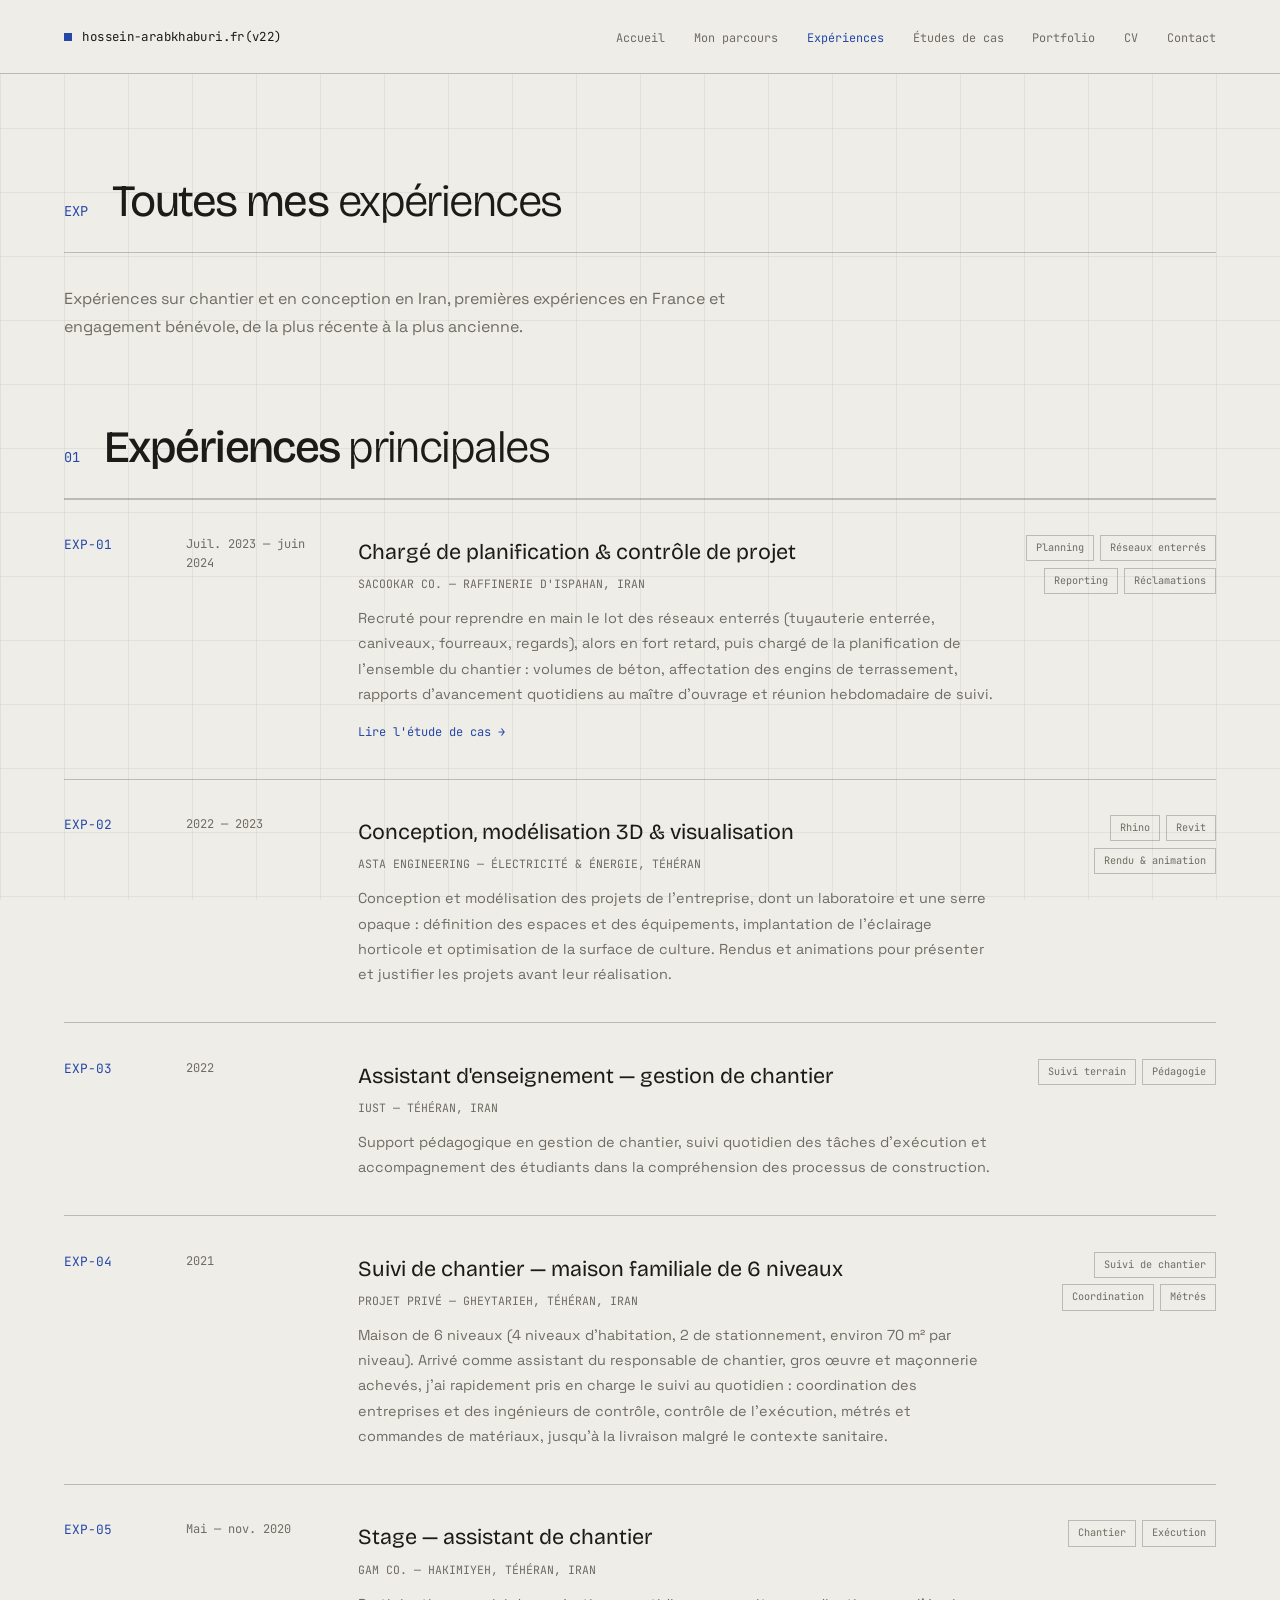
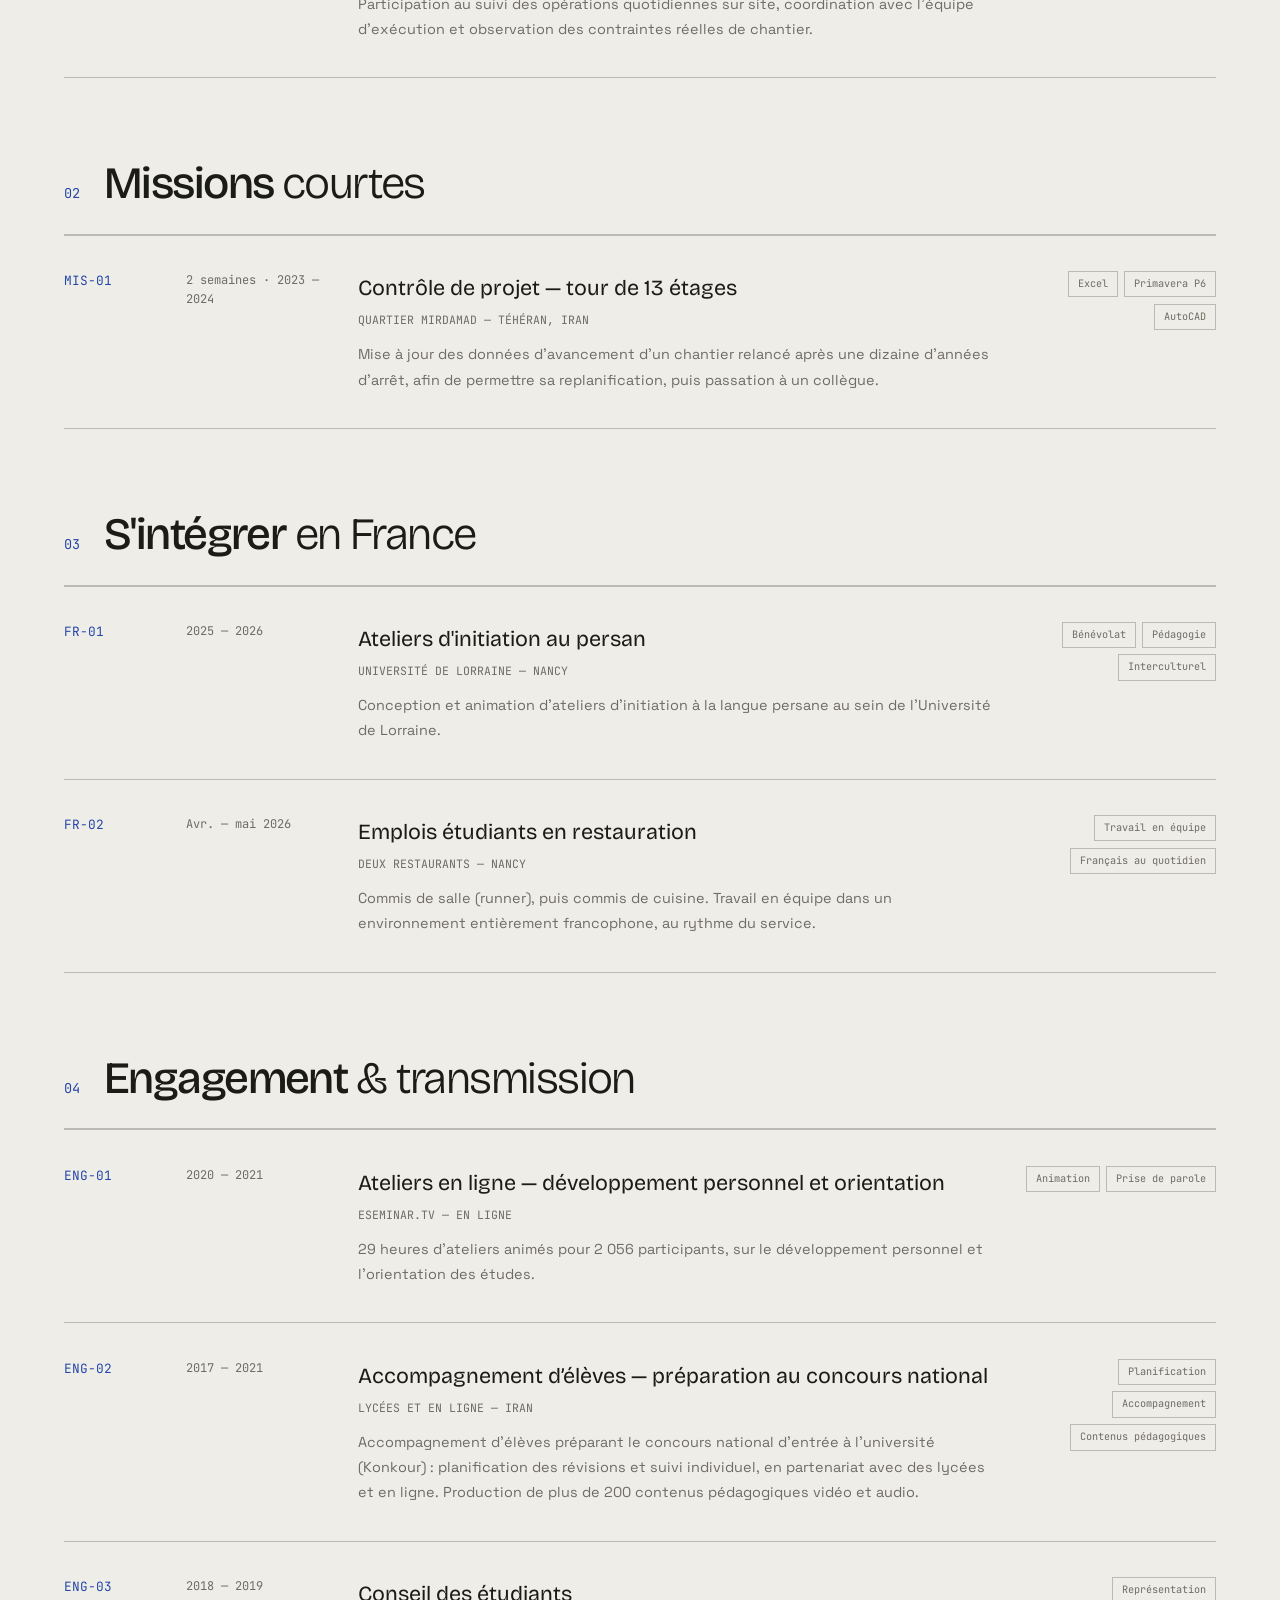
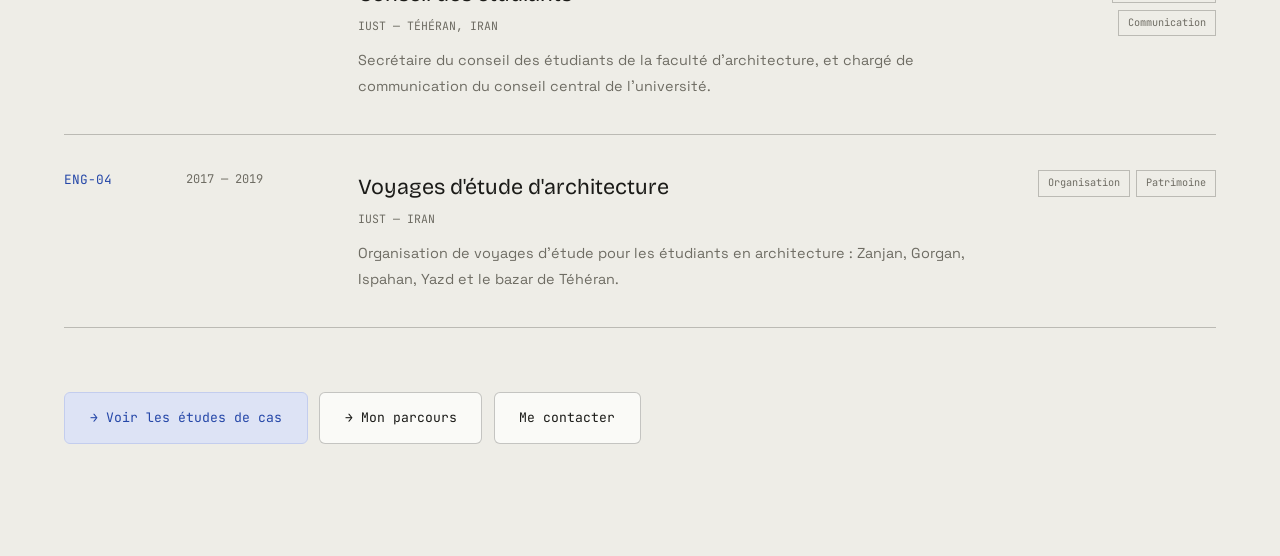
<file: experiences.html>
<!DOCTYPE html>
<html lang="fr">
<head>
<meta charset="UTF-8" />
<meta name="viewport" content="width=device-width, initial-scale=1.0" />
<title>Expériences — Hossein Arabkhaburi</title>
<meta name="description" content="Expériences professionnelles, emplois en France et engagement bénévole de Hossein Arabkhaburi, architecte de formation (BIM, conception numérique, gestion de projet)." />
<link rel="canonical" href="https://hossein-arabkhaburi.fr/experiences.html" />
<meta property="og:type" content="website" />
<meta property="og:site_name" content="Hossein Arabkhaburi" />
<meta property="og:locale" content="fr_FR" />
<meta property="og:title" content="Expériences — Hossein Arabkhaburi" />
<meta property="og:description" content="Expériences professionnelles, emplois en France et engagement bénévole de Hossein Arabkhaburi, architecte de formation (BIM, conception numérique, gestion de projet)." />
<meta property="og:url" content="https://hossein-arabkhaburi.fr/experiences.html" />
<meta property="og:image" content="https://hossein-arabkhaburi.fr/images/og-image.jpg" />
<meta property="og:image:width" content="1200" />
<meta property="og:image:height" content="630" />
<meta property="og:image:alt" content="Hossein Arabkhaburi — Architecte de formation, BIM &amp; conception numérique" />
<meta name="twitter:card" content="summary_large_image" />

<link rel="icon" href="favicon.ico" sizes="any">
<link rel="icon" type="image/png" href="favicon.png">
<link rel="apple-touch-icon" href="apple-touch-icon.png">

<link href="https://fonts.googleapis.com/css2?family=Bricolage+Grotesque:opsz,wght@12..96,200..800&family=Space+Grotesk:wght@300..700&family=JetBrains+Mono:wght@400;500;600&display=swap" rel="stylesheet">

<style>
:root{
  --paper:#EEEDE7;
  --ink:#1B1B18;
  --blue:#2547A8;
  --blue-soft:#DDE3F5;
  --mid:#6E6C63;
  --white:#FAFAF7;
  --line:rgba(27,27,24,.12);
  --line2:rgba(27,27,24,.24);
  --serif:'Bricolage Grotesque',system-ui,sans-serif;
  --sans:'Space Grotesk',system-ui,sans-serif;
  --mono:'JetBrains Mono',monospace;
}

*{box-sizing:border-box;margin:0;padding:0}

html{scroll-behavior:smooth}

body{
  font-family:var(--sans);
  background:var(--paper);
  color:var(--ink);
  line-height:1.6;
  -webkit-font-smoothing:antialiased;
}

body::before{
  content:"";
  position:fixed;
  inset:0;
  z-index:0;
  pointer-events:none;
  background-image:
    linear-gradient(var(--line) 1px, transparent 1px),
    linear-gradient(90deg, var(--line) 1px, transparent 1px);
  background-size:64px 64px;
  opacity:.45;
}

a{color:inherit}

nav{
  position:fixed;
  top:0;
  left:0;
  right:0;
  z-index:50;
  height:74px;
  padding:0 4rem;
  display:flex;
  align-items:center;
  justify-content:space-between;
  background:rgba(238,237,231,.88);
  backdrop-filter:blur(12px);
  border-bottom:1px solid var(--line2);
}

.logo{
  font-family:var(--mono);
  font-size:.78rem;
  text-decoration:none;
  display:flex;
  gap:.65rem;
  align-items:center;
  letter-spacing:.03em;
}

.logo::before{
  content:"";
  width:8px;
  height:8px;
  background:var(--blue);
}

.back-link{
  font-family:var(--mono);
  font-size:.74rem;
  color:var(--mid);
  text-decoration:none;
}

.back-link:hover{color:var(--blue)}

section{
  position:relative;
  z-index:2;
  padding:11rem 4rem 7rem;
}

.wrap{
  max-width:1240px;
  margin:auto;
}

.section-head{
  display:flex;
  gap:1.5rem;
  align-items:baseline;
  padding-bottom:1.5rem;
  margin-bottom:4rem;
  border-bottom:1px solid var(--line2);
}

.idx{
  font-family:var(--mono);
  color:var(--blue);
  font-size:.85rem;
}

h2{
  font-family:var(--serif);
  font-weight:400;
  font-size:clamp(2rem,3.5vw,3.2rem);
  line-height:1.15;
}

.parcours-layout{
  display:grid;
  grid-template-columns:280px 1fr;
  gap:4rem;
  align-items:start;
}

.photo-slot{
  width:100%;
  aspect-ratio:3/4;
  background:var(--white);
  border:1px solid var(--line2);
  display:flex;
  align-items:center;
  justify-content:center;
  font-family:var(--mono);
  font-size:.7rem;
  color:var(--mid);
  text-align:center;
  padding:1.5rem;
  line-height:1.6;
}

.portrait{
  display:block;
  width:100%;
  aspect-ratio:3/4;
  object-fit:cover;
  object-position:center 20%;
  border:1px solid var(--line2);
  background:var(--white);
}

.lead{
  font-family:var(--serif);
  font-size:1.5rem;
  line-height:1.45;
  max-width:78ch;
  margin-bottom:1.8rem;
}

.copy{
  max-width:84ch;
}

.copy p{
  color:var(--mid);
  margin-bottom:1.3rem;
  line-height:1.85;
}

.copy strong{color:var(--ink)}

.metrics{
  display:grid;
  grid-template-columns:repeat(4,1fr);
  border-top:1px solid var(--line2);
  margin-top:3rem;
}

.metric{
  padding:1.4rem 1rem 0;
  border-right:1px solid var(--line);
}

.metric:last-child{border-right:none}

.metric b{
  display:block;
  font-family:var(--serif);
  font-size:2rem;
  color:var(--blue);
  line-height:1;
  margin-bottom:.5rem;
}

.metric span{
  font-family:var(--mono);
  color:var(--mid);
  font-size:.66rem;
  line-height:1.4;
}

.btn{
  font-family:var(--mono);
  font-size:.82rem;
  text-decoration:none;
  padding:.9rem 1.55rem;
  border:1px solid var(--line2);
  border-radius:6px;
  display:inline-flex;
  align-items:center;
  gap:.5rem;
  transition:.2s;
  margin-top:3rem;
}

.btn:hover{border-color:var(--ink);color:var(--blue)}

.btn-row{display:flex;flex-wrap:wrap;gap:.7rem;margin-top:3rem}
.btn-row .btn{margin-top:0;background:var(--white);color:var(--ink)}
.btn.soft{background:#DDE3F5;color:var(--blue);border-color:#C3CDEE}
.btn.soft:hover{background:var(--blue);border-color:var(--blue);color:var(--white)}

@media(max-width:800px){
  section{padding:9rem 1.5rem 4rem}
  nav{padding:0 1.5rem}
  .parcours-layout{grid-template-columns:1fr;gap:2rem}
  .photo-slot{max-width:220px;margin:0 auto}
  .portrait{max-width:240px;margin:0 auto}
  .metrics{grid-template-columns:repeat(2,1fr)}
  .metric{padding-bottom:1.2rem}
  .metric:nth-child(2){border-right:none}
  .metric:nth-child(-n+2){border-bottom:1px solid var(--line)}
}

/* Headings: Bricolage Grotesque (no italic) - emphasis by weight instead */
h1,h2{font-weight:500;letter-spacing:-.035em}
h1 em,h2 em,h3 em,.cert-num,.proc-n{font-style:normal}
h1 em,h2 em,h3 em{font-weight:300}
/* EXPERIENCE */
.timeline{
  border-top:1px solid var(--line2);
}

.exp{
  display:grid;
  grid-template-columns:90px 140px 1fr 190px;
  gap:2rem;
  padding:2.2rem 0;
  border-bottom:1px solid var(--line2);
}

.exp-code{
  font-family:var(--mono);
  color:var(--blue);
  font-size:.8rem;
}

.exp-date{
  font-family:var(--mono);
  color:var(--mid);
  font-size:.75rem;
}

.exp h3{
  font-family:var(--serif);
  font-weight:400;
  font-size:1.35rem;
  margin-bottom:.35rem;
}

.company{
  font-family:var(--mono);
  color:var(--mid);
  font-size:.72rem;
  margin-bottom:.8rem;
}

.exp p{
  color:var(--mid);
  font-size:.9rem;
  line-height:1.75;
}

.tags{
  display:flex;
  gap:.4rem;
  flex-wrap:wrap;
  justify-content:flex-end;
  align-content:flex-start;
}

.tag{
  font-family:var(--mono);
  font-size:.64rem;
  color:var(--mid);
  border:1px solid var(--line2);
  padding:.25rem .55rem;
}

.page-intro{max-width:70ch;color:var(--mid);margin:-2rem 0 3rem;line-height:1.8}
h1.page-title{font-family:var(--serif);font-weight:400;font-size:clamp(2rem,3.5vw,3.2rem);line-height:1.15}
.exp-more{display:inline-block;margin-top:1rem;font-family:var(--mono);font-size:.75rem;color:var(--blue);text-decoration:none}
.exp-more:hover{text-decoration:underline}
.group{margin-top:5rem}
.group:first-of-type{margin-top:0}
.group .section-head{margin-bottom:0}
@media(max-width:1024px){.exp{grid-template-columns:1fr;gap:.5rem}.tags{justify-content:flex-start}}
</style>
<link rel="stylesheet" href="css/menu.css" />
</head>
<body>

<nav>
  <a class="logo" href="index.html">hossein-arabkhaburi.fr(v22)</a>
  <button class="menu-toggle" type="button" aria-expanded="false" aria-controls="site-menu" aria-label="Ouvrir le menu"><span></span><span></span><span></span></button>
  <ul class="site-menu" id="site-menu">
    <li><a href="index.html">Accueil</a></li>
    <li><a href="parcours.html">Mon parcours</a></li>
    <li><a href="experiences.html" aria-current="page">Expériences</a></li>
    <li><a href="index.html#projets">Études de cas</a></li>
    <li><a href="portfolio.html">Portfolio</a></li>
    <li><a href="Hossein-Arabkhaburi-CV.pdf" target="_blank" rel="noopener">CV</a></li>
    <li><a href="index.html#contact">Contact</a></li>
  </ul>
</nav>

<section class="white">
  <div class="wrap">
    <div class="section-head">
      <span class="idx">EXP</span>
      <h1 class="page-title">Toutes mes <em>expériences</em></h1>
    </div>
    <p class="page-intro">Expériences sur chantier et en conception en Iran, premières expériences en France et engagement bénévole, de la plus récente à la plus ancienne.</p>
  <div class="group">
    <div class="section-head">
      <span class="idx">01</span>
      <h2>Expériences <em>principales</em></h2>
    </div>
    <div class="timeline">
      <article class="exp">
        <div class="exp-code">EXP-01</div>
        <div class="exp-date">Juil. 2023 — juin 2024</div>
        <div>
          <h3>Chargé de planification &amp; contrôle de projet</h3>
          <div class="company">SACOOKAR CO. — RAFFINERIE D'ISPAHAN, IRAN</div>
          <p>Recruté pour reprendre en main le lot des réseaux enterrés (tuyauterie enterrée, caniveaux, fourreaux, regards), alors en fort retard, puis chargé de la planification de l'ensemble du chantier : volumes de béton, affectation des engins de terrassement, rapports d'avancement quotidiens au maître d'ouvrage et réunion hebdomadaire de suivi.</p>
          <a class="exp-more" href="raffinerie-ispahan.html">Lire l'étude de cas →</a>
        </div>
        <div class="tags"><span class="tag">Planning</span><span class="tag">Réseaux enterrés</span><span class="tag">Reporting</span><span class="tag">Réclamations</span></div>
      </article>
      <article class="exp">
        <div class="exp-code">EXP-02</div>
        <div class="exp-date">2022 — 2023</div>
        <div>
          <h3>Conception, modélisation 3D &amp; visualisation</h3>
          <div class="company">ASTA ENGINEERING — ÉLECTRICITÉ &amp; ÉNERGIE, TÉHÉRAN</div>
          <p>Conception et modélisation des projets de l'entreprise, dont un laboratoire et une serre opaque : définition des espaces et des équipements, implantation de l'éclairage horticole et optimisation de la surface de culture. Rendus et animations pour présenter et justifier les projets avant leur réalisation.</p>
        </div>
        <div class="tags"><span class="tag">Rhino</span><span class="tag">Revit</span><span class="tag">Rendu &amp; animation</span></div>
      </article>
      <article class="exp">
        <div class="exp-code">EXP-03</div>
        <div class="exp-date">2022</div>
        <div>
          <h3>Assistant d'enseignement — gestion de chantier</h3>
          <div class="company">IUST — TÉHÉRAN, IRAN</div>
          <p>Support pédagogique en gestion de chantier, suivi quotidien des tâches d'exécution et accompagnement des étudiants dans la compréhension des processus de construction.</p>
        </div>
        <div class="tags"><span class="tag">Suivi terrain</span><span class="tag">Pédagogie</span></div>
      </article>
      <article class="exp">
        <div class="exp-code">EXP-04</div>
        <div class="exp-date">2021</div>
        <div>
          <h3>Suivi de chantier — maison familiale de 6 niveaux</h3>
          <div class="company">PROJET PRIVÉ — GHEYTARIEH, TÉHÉRAN, IRAN</div>
          <p>Maison de 6 niveaux (4 niveaux d'habitation, 2 de stationnement, environ 70 m² par niveau). Arrivé comme assistant du responsable de chantier, gros œuvre et maçonnerie achevés, j'ai rapidement pris en charge le suivi au quotidien : coordination des entreprises et des ingénieurs de contrôle, contrôle de l'exécution, métrés et commandes de matériaux, jusqu'à la livraison malgré le contexte sanitaire.</p>
        </div>
        <div class="tags"><span class="tag">Suivi de chantier</span><span class="tag">Coordination</span><span class="tag">Métrés</span></div>
      </article>
      <article class="exp">
        <div class="exp-code">EXP-05</div>
        <div class="exp-date">Mai — nov. 2020</div>
        <div>
          <h3>Stage — assistant de chantier</h3>
          <div class="company">GAM CO. — HAKIMIYEH, TÉHÉRAN, IRAN</div>
          <p>Participation au suivi des opérations quotidiennes sur site, coordination avec l'équipe d'exécution et observation des contraintes réelles de chantier.</p>
        </div>
        <div class="tags"><span class="tag">Chantier</span><span class="tag">Exécution</span></div>
      </article>
    </div>
  </div>
  <div class="group">
    <div class="section-head">
      <span class="idx">02</span>
      <h2>Missions <em>courtes</em></h2>
    </div>
    <div class="timeline">
      <article class="exp">
        <div class="exp-code">MIS-01</div>
        <div class="exp-date">2 semaines · 2023 — 2024</div>
        <div>
          <h3>Contrôle de projet — tour de 13 étages</h3>
          <div class="company">QUARTIER MIRDAMAD — TÉHÉRAN, IRAN</div>
          <p>Mise à jour des données d'avancement d'un chantier relancé après une dizaine d'années d'arrêt, afin de permettre sa replanification, puis passation à un collègue.</p>
        </div>
        <div class="tags"><span class="tag">Excel</span><span class="tag">Primavera P6</span><span class="tag">AutoCAD</span></div>
      </article>
    </div>
  </div>
  <div class="group">
    <div class="section-head">
      <span class="idx">03</span>
      <h2>S'intégrer <em>en France</em></h2>
    </div>
    <div class="timeline">
      <article class="exp">
        <div class="exp-code">FR-01</div>
        <div class="exp-date">2025 — 2026</div>
        <div>
          <h3>Ateliers d'initiation au persan</h3>
          <div class="company">UNIVERSITÉ DE LORRAINE — NANCY</div>
          <p>Conception et animation d'ateliers d'initiation à la langue persane au sein de l'Université de Lorraine.</p>
        </div>
        <div class="tags"><span class="tag">Bénévolat</span><span class="tag">Pédagogie</span><span class="tag">Interculturel</span></div>
      </article>
      <article class="exp">
        <div class="exp-code">FR-02</div>
        <div class="exp-date">Avr. — mai 2026</div>
        <div>
          <h3>Emplois étudiants en restauration</h3>
          <div class="company">DEUX RESTAURANTS — NANCY</div>
          <p>Commis de salle (runner), puis commis de cuisine. Travail en équipe dans un environnement entièrement francophone, au rythme du service.</p>
        </div>
        <div class="tags"><span class="tag">Travail en équipe</span><span class="tag">Français au quotidien</span></div>
      </article>
    </div>
  </div>
  <div class="group">
    <div class="section-head">
      <span class="idx">04</span>
      <h2>Engagement <em>&amp; transmission</em></h2>
    </div>
    <div class="timeline">
      <article class="exp">
        <div class="exp-code">ENG-01</div>
        <div class="exp-date">2020 — 2021</div>
        <div>
          <h3>Ateliers en ligne — développement personnel et orientation</h3>
          <div class="company">ESEMINAR.TV — EN LIGNE</div>
          <p>29 heures d'ateliers animés pour 2 056 participants, sur le développement personnel et l'orientation des études.</p>
        </div>
        <div class="tags"><span class="tag">Animation</span><span class="tag">Prise de parole</span></div>
      </article>
      <article class="exp">
        <div class="exp-code">ENG-02</div>
        <div class="exp-date">2017 — 2021</div>
        <div>
          <h3>Accompagnement d’élèves — préparation au concours national</h3>
          <div class="company">LYCÉES ET EN LIGNE — IRAN</div>
          <p>Accompagnement d'élèves préparant le concours national d'entrée à l'université (Konkour) : planification des révisions et suivi individuel, en partenariat avec des lycées et en ligne. Production de plus de 200 contenus pédagogiques vidéo et audio.</p>
        </div>
        <div class="tags"><span class="tag">Planification</span><span class="tag">Accompagnement</span><span class="tag">Contenus pédagogiques</span></div>
      </article>
      <article class="exp">
        <div class="exp-code">ENG-03</div>
        <div class="exp-date">2018 — 2019</div>
        <div>
          <h3>Conseil des étudiants</h3>
          <div class="company">IUST — TÉHÉRAN, IRAN</div>
          <p>Secrétaire du conseil des étudiants de la faculté d'architecture, et chargé de communication du conseil central de l'université.</p>
        </div>
        <div class="tags"><span class="tag">Représentation</span><span class="tag">Communication</span></div>
      </article>
      <article class="exp">
        <div class="exp-code">ENG-04</div>
        <div class="exp-date">2017 — 2019</div>
        <div>
          <h3>Voyages d'étude d'architecture</h3>
          <div class="company">IUST — IRAN</div>
          <p>Organisation de voyages d'étude pour les étudiants en architecture : Zanjan, Gorgan, Ispahan, Yazd et le bazar de Téhéran.</p>
        </div>
        <div class="tags"><span class="tag">Organisation</span><span class="tag">Patrimoine</span></div>
      </article>
    </div>
  </div>

    <div class="btn-row" style="margin-top:4rem">
      <a class="btn soft" href="index.html#projets">→ Voir les études de cas</a>
      <a class="btn" href="parcours.html">→ Mon parcours</a>
      <a class="btn" href="index.html#contact">Me contacter</a>
    </div>
  </div>
</section>

<script src="js/menu.js" defer></script>
</body>
</html>
</file>
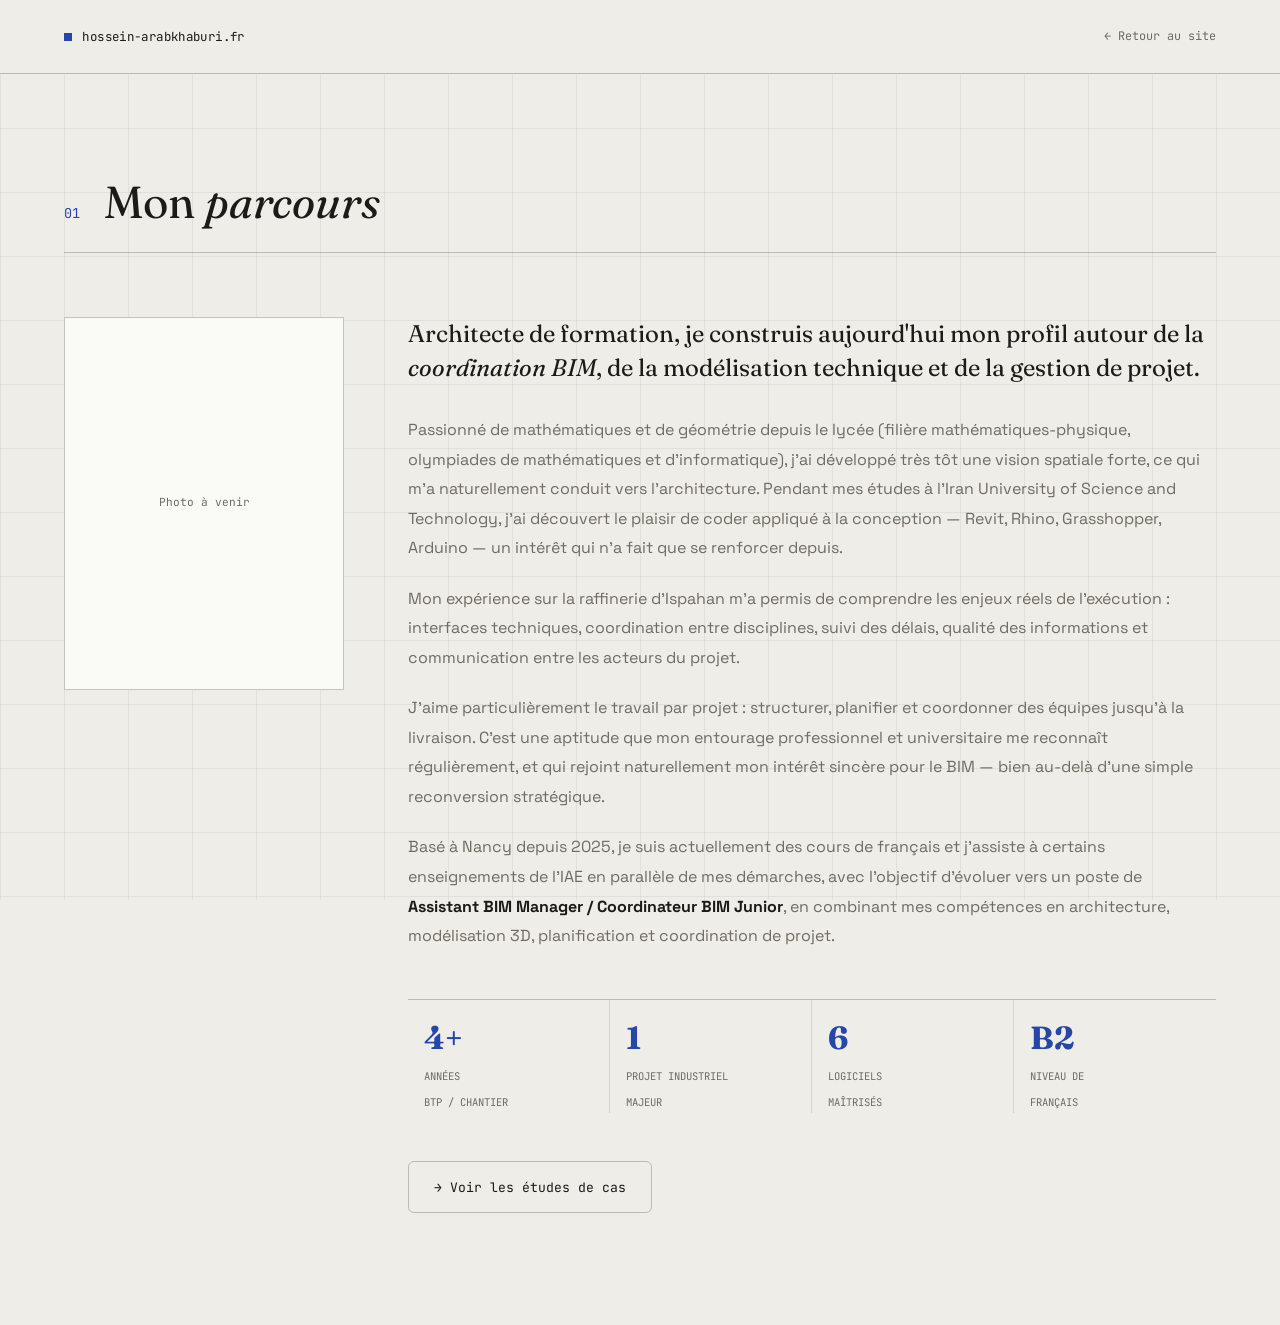
<file: parcours (1).html>
<!DOCTYPE html>
<html lang="fr">
<head>
<meta charset="UTF-8" />
<meta name="viewport" content="width=device-width, initial-scale=1.0" />
<title>Mon parcours — Hossein Arabkhaburi</title>

<link href="https://fonts.googleapis.com/css2?family=Fraunces:ital,opsz,wght@0,9..144,300..700;1,9..144,400..500&family=Space+Grotesk:wght@300..700&family=JetBrains+Mono:wght@400;500;600&display=swap" rel="stylesheet">

<style>
:root{
  --paper:#EEEDE7;
  --ink:#1B1B18;
  --blue:#2547A8;
  --blue-soft:#DDE3F5;
  --mid:#6E6C63;
  --white:#FAFAF7;
  --line:rgba(27,27,24,.12);
  --line2:rgba(27,27,24,.24);
  --serif:'Fraunces',Georgia,serif;
  --sans:'Space Grotesk',system-ui,sans-serif;
  --mono:'JetBrains Mono',monospace;
}

*{box-sizing:border-box;margin:0;padding:0}

html{scroll-behavior:smooth}

body{
  font-family:var(--sans);
  background:var(--paper);
  color:var(--ink);
  line-height:1.6;
  -webkit-font-smoothing:antialiased;
}

body::before{
  content:"";
  position:fixed;
  inset:0;
  z-index:0;
  pointer-events:none;
  background-image:
    linear-gradient(var(--line) 1px, transparent 1px),
    linear-gradient(90deg, var(--line) 1px, transparent 1px);
  background-size:64px 64px;
  opacity:.45;
}

a{color:inherit}

nav{
  position:fixed;
  top:0;
  left:0;
  right:0;
  z-index:50;
  height:74px;
  padding:0 4rem;
  display:flex;
  align-items:center;
  justify-content:space-between;
  background:rgba(238,237,231,.88);
  backdrop-filter:blur(12px);
  border-bottom:1px solid var(--line2);
}

.logo{
  font-family:var(--mono);
  font-size:.78rem;
  text-decoration:none;
  display:flex;
  gap:.65rem;
  align-items:center;
  letter-spacing:.03em;
}

.logo::before{
  content:"";
  width:8px;
  height:8px;
  background:var(--blue);
}

.back-link{
  font-family:var(--mono);
  font-size:.74rem;
  color:var(--mid);
  text-decoration:none;
}

.back-link:hover{color:var(--blue)}

section{
  position:relative;
  z-index:2;
  padding:11rem 4rem 7rem;
}

.wrap{
  max-width:1240px;
  margin:auto;
}

.section-head{
  display:flex;
  gap:1.5rem;
  align-items:baseline;
  padding-bottom:1.5rem;
  margin-bottom:4rem;
  border-bottom:1px solid var(--line2);
}

.idx{
  font-family:var(--mono);
  color:var(--blue);
  font-size:.85rem;
}

h2{
  font-family:var(--serif);
  font-weight:400;
  font-size:clamp(2rem,3.5vw,3.2rem);
  line-height:1.15;
}

.parcours-layout{
  display:grid;
  grid-template-columns:280px 1fr;
  gap:4rem;
  align-items:start;
}

.photo-slot{
  width:100%;
  aspect-ratio:3/4;
  background:var(--white);
  border:1px solid var(--line2);
  display:flex;
  align-items:center;
  justify-content:center;
  font-family:var(--mono);
  font-size:.7rem;
  color:var(--mid);
  text-align:center;
  padding:1.5rem;
  line-height:1.6;
}

.lead{
  font-family:var(--serif);
  font-size:1.5rem;
  line-height:1.45;
  max-width:78ch;
  margin-bottom:1.8rem;
}

.copy{
  max-width:84ch;
}

.copy p{
  color:var(--mid);
  margin-bottom:1.3rem;
  line-height:1.85;
}

.copy strong{color:var(--ink)}

.metrics{
  display:grid;
  grid-template-columns:repeat(4,1fr);
  border-top:1px solid var(--line2);
  margin-top:3rem;
}

.metric{
  padding:1.4rem 1rem 0;
  border-right:1px solid var(--line);
}

.metric:last-child{border-right:none}

.metric b{
  display:block;
  font-family:var(--serif);
  font-size:2rem;
  color:var(--blue);
  line-height:1;
  margin-bottom:.5rem;
}

.metric span{
  font-family:var(--mono);
  color:var(--mid);
  font-size:.66rem;
  line-height:1.4;
}

.btn{
  font-family:var(--mono);
  font-size:.82rem;
  text-decoration:none;
  padding:.9rem 1.55rem;
  border:1px solid var(--line2);
  border-radius:6px;
  display:inline-flex;
  align-items:center;
  gap:.5rem;
  transition:.2s;
  margin-top:3rem;
}

.btn:hover{border-color:var(--ink);color:var(--blue)}

@media(max-width:800px){
  section{padding:9rem 1.5rem 4rem}
  nav{padding:0 1.5rem}
  .parcours-layout{grid-template-columns:1fr;gap:2rem}
  .photo-slot{max-width:220px;margin:0 auto}
}
</style>
</head>
<body>

<nav>
  <a class="logo" href="index.html">hossein-arabkhaburi.fr</a>
  <a class="back-link" href="index.html#profil">← Retour au site</a>
</nav>

<section class="white">
  <div class="wrap">
    <div class="section-head">
      <span class="idx">01</span>
      <h2>Mon <em>parcours</em></h2>
    </div>

    <div class="parcours-layout">
      <div class="photo-slot">Photo à venir</div>

      <div>
        <p class="lead">
          Architecte de formation, je construis aujourd'hui mon profil autour de la <em>coordination BIM</em>, de la modélisation technique et de la gestion de projet.
        </p>
        <div class="copy">
          <p>
            Passionné de mathématiques et de géométrie depuis le lycée (filière mathématiques-physique, olympiades de mathématiques et d'informatique), j'ai développé très tôt une vision spatiale forte, ce qui m'a naturellement conduit vers l'architecture. Pendant mes études à l'Iran University of Science and Technology, j'ai découvert le plaisir de coder appliqué à la conception — Revit, Rhino, Grasshopper, Arduino — un intérêt qui n'a fait que se renforcer depuis.
          </p>
          <p>
            Mon expérience sur la raffinerie d'Ispahan m'a permis de comprendre les enjeux réels de l'exécution : interfaces techniques, coordination entre disciplines, suivi des délais, qualité des informations et communication entre les acteurs du projet.
          </p>
          <p>
            J'aime particulièrement le travail par projet : structurer, planifier et coordonner des équipes jusqu'à la livraison. C'est une aptitude que mon entourage professionnel et universitaire me reconnaît régulièrement, et qui rejoint naturellement mon intérêt sincère pour le BIM — bien au-delà d'une simple reconversion stratégique.
          </p>
          <p>
            Basé à Nancy depuis 2025, je suis actuellement des cours de français et j'assiste à certains enseignements de l'IAE en parallèle de mes démarches, avec l'objectif d'évoluer vers un poste de <strong>Assistant BIM Manager / Coordinateur BIM Junior</strong>, en combinant mes compétences en architecture, modélisation 3D, planification et coordination de projet.
          </p>
        </div>

        <div class="metrics">
          <div class="metric"><b>4+</b><span>ANNÉES<br>BTP / CHANTIER</span></div>
          <div class="metric"><b>1</b><span>PROJET INDUSTRIEL<br>MAJEUR</span></div>
          <div class="metric"><b>6</b><span>LOGICIELS<br>MAÎTRISÉS</span></div>
          <div class="metric"><b>B2</b><span>NIVEAU DE<br>FRANÇAIS</span></div>
        </div>

        <a class="btn" href="index.html#projets">→ Voir les études de cas</a>
      </div>
    </div>
  </div>
</section>

</body>
</html>
</file>
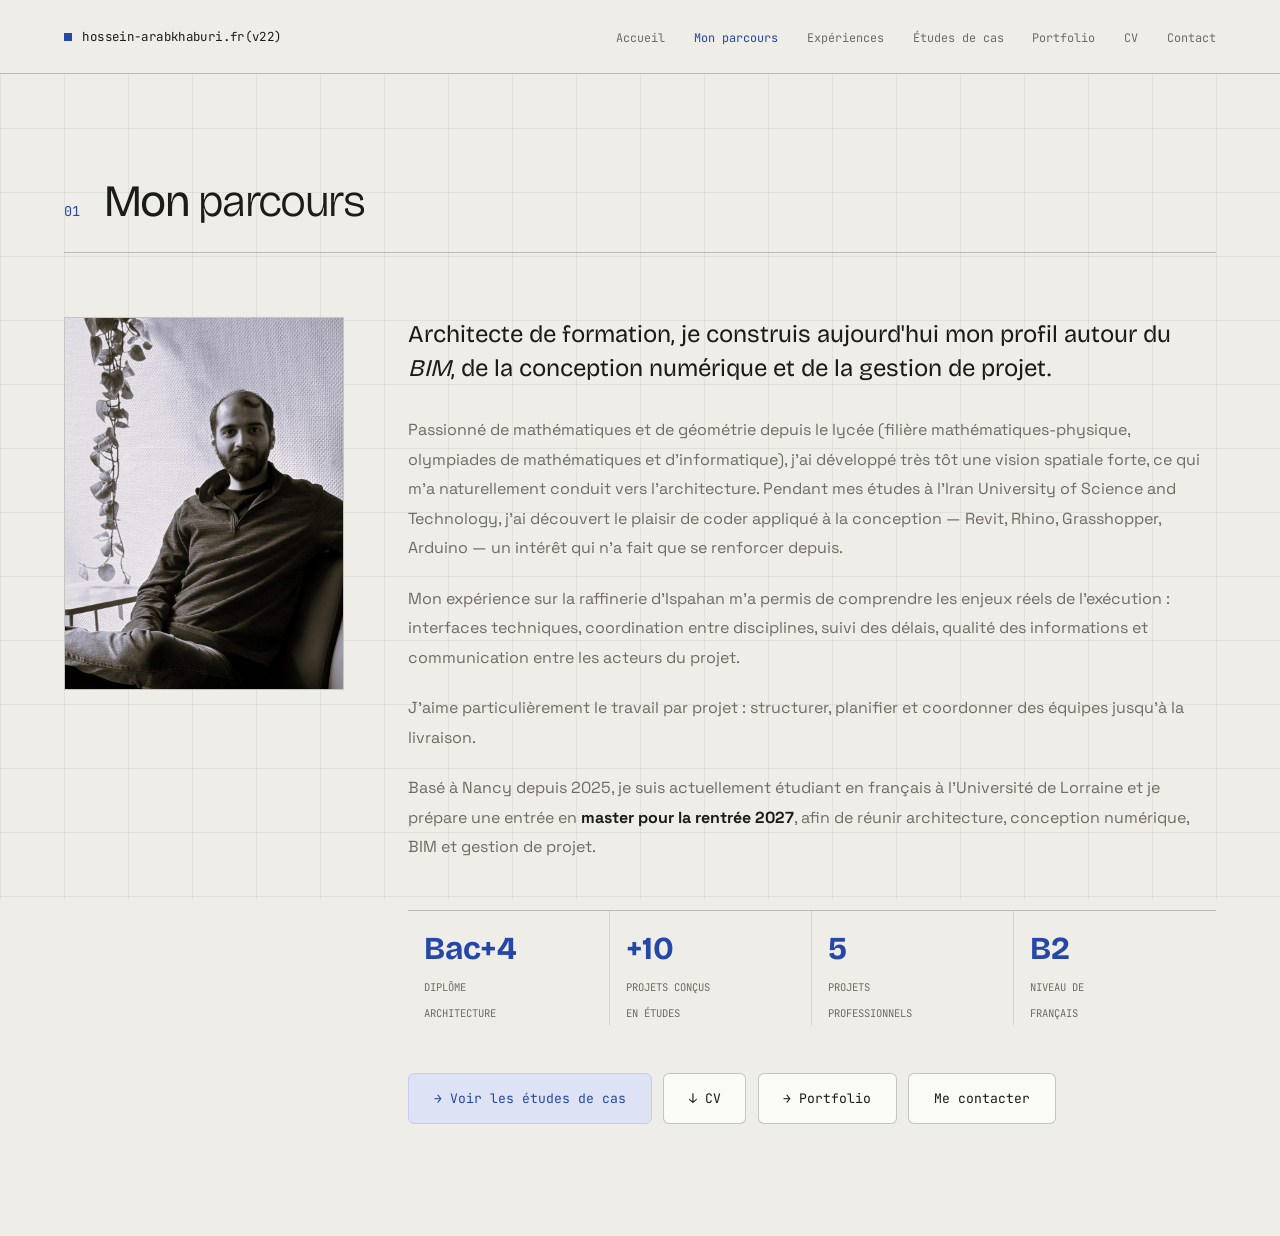
<file: parcours.html>
<!DOCTYPE html>
<html lang="fr">
<head>
<meta charset="UTF-8" />
<meta name="viewport" content="width=device-width, initial-scale=1.0" />
<title>Mon parcours — Hossein Arabkhaburi</title>
<meta name="description" content="Le parcours de Hossein Arabkhaburi, architecte de formation basé à Nancy : de l&#x27;architecture au chantier, puis au BIM et à la conception numérique." />
<link rel="canonical" href="https://hossein-arabkhaburi.fr/parcours.html" />
<meta property="og:type" content="website" />
<meta property="og:site_name" content="Hossein Arabkhaburi" />
<meta property="og:locale" content="fr_FR" />
<meta property="og:title" content="Mon parcours — Hossein Arabkhaburi" />
<meta property="og:description" content="Le parcours de Hossein Arabkhaburi, architecte de formation basé à Nancy : de l&#x27;architecture au chantier, puis au BIM et à la conception numérique." />
<meta property="og:url" content="https://hossein-arabkhaburi.fr/parcours.html" />
<meta property="og:image" content="https://hossein-arabkhaburi.fr/images/og-image.jpg" />
<meta property="og:image:width" content="1200" />
<meta property="og:image:height" content="630" />
<meta property="og:image:alt" content="Hossein Arabkhaburi — Architecte de formation, BIM &amp; conception numérique" />
<meta name="twitter:card" content="summary_large_image" />

<link rel="icon" href="favicon.ico" sizes="any">
<link rel="icon" type="image/png" href="favicon.png">
<link rel="apple-touch-icon" href="apple-touch-icon.png">

<link href="https://fonts.googleapis.com/css2?family=Bricolage+Grotesque:opsz,wght@12..96,200..800&family=Space+Grotesk:wght@300..700&family=JetBrains+Mono:wght@400;500;600&display=swap" rel="stylesheet">

<style>
:root{
  --paper:#EEEDE7;
  --ink:#1B1B18;
  --blue:#2547A8;
  --blue-soft:#DDE3F5;
  --mid:#6E6C63;
  --white:#FAFAF7;
  --line:rgba(27,27,24,.12);
  --line2:rgba(27,27,24,.24);
  --serif:'Bricolage Grotesque',system-ui,sans-serif;
  --sans:'Space Grotesk',system-ui,sans-serif;
  --mono:'JetBrains Mono',monospace;
}

*{box-sizing:border-box;margin:0;padding:0}

html{scroll-behavior:smooth}

body{
  font-family:var(--sans);
  background:var(--paper);
  color:var(--ink);
  line-height:1.6;
  -webkit-font-smoothing:antialiased;
}

body::before{
  content:"";
  position:fixed;
  inset:0;
  z-index:0;
  pointer-events:none;
  background-image:
    linear-gradient(var(--line) 1px, transparent 1px),
    linear-gradient(90deg, var(--line) 1px, transparent 1px);
  background-size:64px 64px;
  opacity:.45;
}

a{color:inherit}

nav{
  position:fixed;
  top:0;
  left:0;
  right:0;
  z-index:50;
  height:74px;
  padding:0 4rem;
  display:flex;
  align-items:center;
  justify-content:space-between;
  background:rgba(238,237,231,.88);
  backdrop-filter:blur(12px);
  border-bottom:1px solid var(--line2);
}

.logo{
  font-family:var(--mono);
  font-size:.78rem;
  text-decoration:none;
  display:flex;
  gap:.65rem;
  align-items:center;
  letter-spacing:.03em;
}

.logo::before{
  content:"";
  width:8px;
  height:8px;
  background:var(--blue);
}

.back-link{
  font-family:var(--mono);
  font-size:.74rem;
  color:var(--mid);
  text-decoration:none;
}

.back-link:hover{color:var(--blue)}

section{
  position:relative;
  z-index:2;
  padding:11rem 4rem 7rem;
}

.wrap{
  max-width:1240px;
  margin:auto;
}

.section-head{
  display:flex;
  gap:1.5rem;
  align-items:baseline;
  padding-bottom:1.5rem;
  margin-bottom:4rem;
  border-bottom:1px solid var(--line2);
}

.idx{
  font-family:var(--mono);
  color:var(--blue);
  font-size:.85rem;
}

h2{
  font-family:var(--serif);
  font-weight:400;
  font-size:clamp(2rem,3.5vw,3.2rem);
  line-height:1.15;
}

.parcours-layout{
  display:grid;
  grid-template-columns:280px 1fr;
  gap:4rem;
  align-items:start;
}

.photo-slot{
  width:100%;
  aspect-ratio:3/4;
  background:var(--white);
  border:1px solid var(--line2);
  display:flex;
  align-items:center;
  justify-content:center;
  font-family:var(--mono);
  font-size:.7rem;
  color:var(--mid);
  text-align:center;
  padding:1.5rem;
  line-height:1.6;
}

.portrait{
  display:block;
  width:100%;
  aspect-ratio:3/4;
  object-fit:cover;
  object-position:center 20%;
  border:1px solid var(--line2);
  background:var(--white);
}

.lead{
  font-family:var(--serif);
  font-size:1.5rem;
  line-height:1.45;
  max-width:78ch;
  margin-bottom:1.8rem;
}

.copy{
  max-width:84ch;
}

.copy p{
  color:var(--mid);
  margin-bottom:1.3rem;
  line-height:1.85;
}

.copy strong{color:var(--ink)}

.metrics{
  display:grid;
  grid-template-columns:repeat(4,1fr);
  border-top:1px solid var(--line2);
  margin-top:3rem;
}

.metric{
  padding:1.4rem 1rem 0;
  border-right:1px solid var(--line);
}

.metric:last-child{border-right:none}

.metric b{
  display:block;
  font-family:var(--serif);
  font-size:2rem;
  color:var(--blue);
  line-height:1;
  margin-bottom:.5rem;
}

.metric span{
  font-family:var(--mono);
  color:var(--mid);
  font-size:.66rem;
  line-height:1.4;
}

.btn{
  font-family:var(--mono);
  font-size:.82rem;
  text-decoration:none;
  padding:.9rem 1.55rem;
  border:1px solid var(--line2);
  border-radius:6px;
  display:inline-flex;
  align-items:center;
  gap:.5rem;
  transition:.2s;
  margin-top:3rem;
}

.btn:hover{border-color:var(--ink);color:var(--blue)}

.btn-row{display:flex;flex-wrap:wrap;gap:.7rem;margin-top:3rem}
.btn-row .btn{margin-top:0;background:var(--white);color:var(--ink)}
.btn.soft{background:#DDE3F5;color:var(--blue);border-color:#C3CDEE}
.btn.soft:hover{background:var(--blue);border-color:var(--blue);color:var(--white)}

@media(max-width:800px){
  section{padding:9rem 1.5rem 4rem}
  nav{padding:0 1.5rem}
  .parcours-layout{grid-template-columns:1fr;gap:2rem}
  .photo-slot{max-width:220px;margin:0 auto}
  .portrait{max-width:240px;margin:0 auto}
  .metrics{grid-template-columns:repeat(2,1fr)}
  .metric{padding-bottom:1.2rem}
  .metric:nth-child(2){border-right:none}
  .metric:nth-child(-n+2){border-bottom:1px solid var(--line)}
}

/* Headings: Bricolage Grotesque (no italic) - emphasis by weight instead */
h1,h2{font-weight:500;letter-spacing:-.035em}
h1 em,h2 em,h3 em,.cert-num,.proc-n{font-style:normal}
h1 em,h2 em,h3 em{font-weight:300}
h1.page-title{font-family:var(--serif);font-weight:400;font-size:clamp(2rem,3.5vw,3.2rem);line-height:1.15}
</style>
<link rel="stylesheet" href="css/menu.css" />
</head>
<body>

<nav>
  <a class="logo" href="index.html">hossein-arabkhaburi.fr(v22)</a>
  <button class="menu-toggle" type="button" aria-expanded="false" aria-controls="site-menu" aria-label="Ouvrir le menu"><span></span><span></span><span></span></button>
  <ul class="site-menu" id="site-menu">
    <li><a href="index.html">Accueil</a></li>
    <li><a href="parcours.html" aria-current="page">Mon parcours</a></li>
    <li><a href="experiences.html">Expériences</a></li>
    <li><a href="index.html#projets">Études de cas</a></li>
    <li><a href="portfolio.html">Portfolio</a></li>
    <li><a href="Hossein-Arabkhaburi-CV.pdf" target="_blank" rel="noopener">CV</a></li>
    <li><a href="index.html#contact">Contact</a></li>
  </ul>
</nav>

<section class="white">
  <div class="wrap">
    <div class="section-head">
      <span class="idx">01</span>
      <h1 class="page-title">Mon <em>parcours</em></h1>
    </div>

    <div class="parcours-layout">
      <img class="portrait" src="images/portrait.jpg" alt="Portrait de Hossein Arabkhaburi">

      <div>
        <p class="lead">
          Architecte de formation, je construis aujourd'hui mon profil autour du <em>BIM</em>, de la conception numérique et de la gestion de projet.
        </p>
        <div class="copy">
          <p>
            Passionné de mathématiques et de géométrie depuis le lycée (filière mathématiques-physique, olympiades de mathématiques et d'informatique), j'ai développé très tôt une vision spatiale forte, ce qui m'a naturellement conduit vers l'architecture. Pendant mes études à l'Iran University of Science and Technology, j'ai découvert le plaisir de coder appliqué à la conception — Revit, Rhino, Grasshopper, Arduino — un intérêt qui n'a fait que se renforcer depuis.
          </p>
          <p>
            Mon expérience sur la raffinerie d'Ispahan m'a permis de comprendre les enjeux réels de l'exécution : interfaces techniques, coordination entre disciplines, suivi des délais, qualité des informations et communication entre les acteurs du projet.
          </p>
          <p>
            J'aime particulièrement le travail par projet : structurer, planifier et coordonner des équipes jusqu'à la livraison.
          </p>
          <p>
            Basé à Nancy depuis 2025, je suis actuellement étudiant en français à l'Université de Lorraine et je prépare une entrée en <strong>master pour la rentrée 2027</strong>, afin de réunir architecture, conception numérique, BIM et gestion de projet.
          </p>
        </div>

        <div class="metrics">
          <div class="metric"><b>Bac+4</b><span>DIPLÔME<br>ARCHITECTURE</span></div>
          <div class="metric"><b>+10</b><span>PROJETS CONÇUS<br>EN ÉTUDES</span></div>
          <div class="metric"><b>5</b><span>PROJETS<br>PROFESSIONNELS</span></div>
          <div class="metric"><b>B2</b><span>NIVEAU DE<br>FRANÇAIS</span></div>
        </div>

        <div class="btn-row">
          <a class="btn soft" href="index.html#projets">→ Voir les études de cas</a>
          <a class="btn" href="Hossein-Arabkhaburi-CV.pdf" download>↓ CV</a>
          <a class="btn" href="portfolio.html">→ Portfolio</a>
          <a class="btn" href="index.html#contact">Me contacter</a>
        </div>
      </div>
    </div>
  </div>
</section>

<script src="js/menu.js" defer></script>
</body>
</html>
</file>
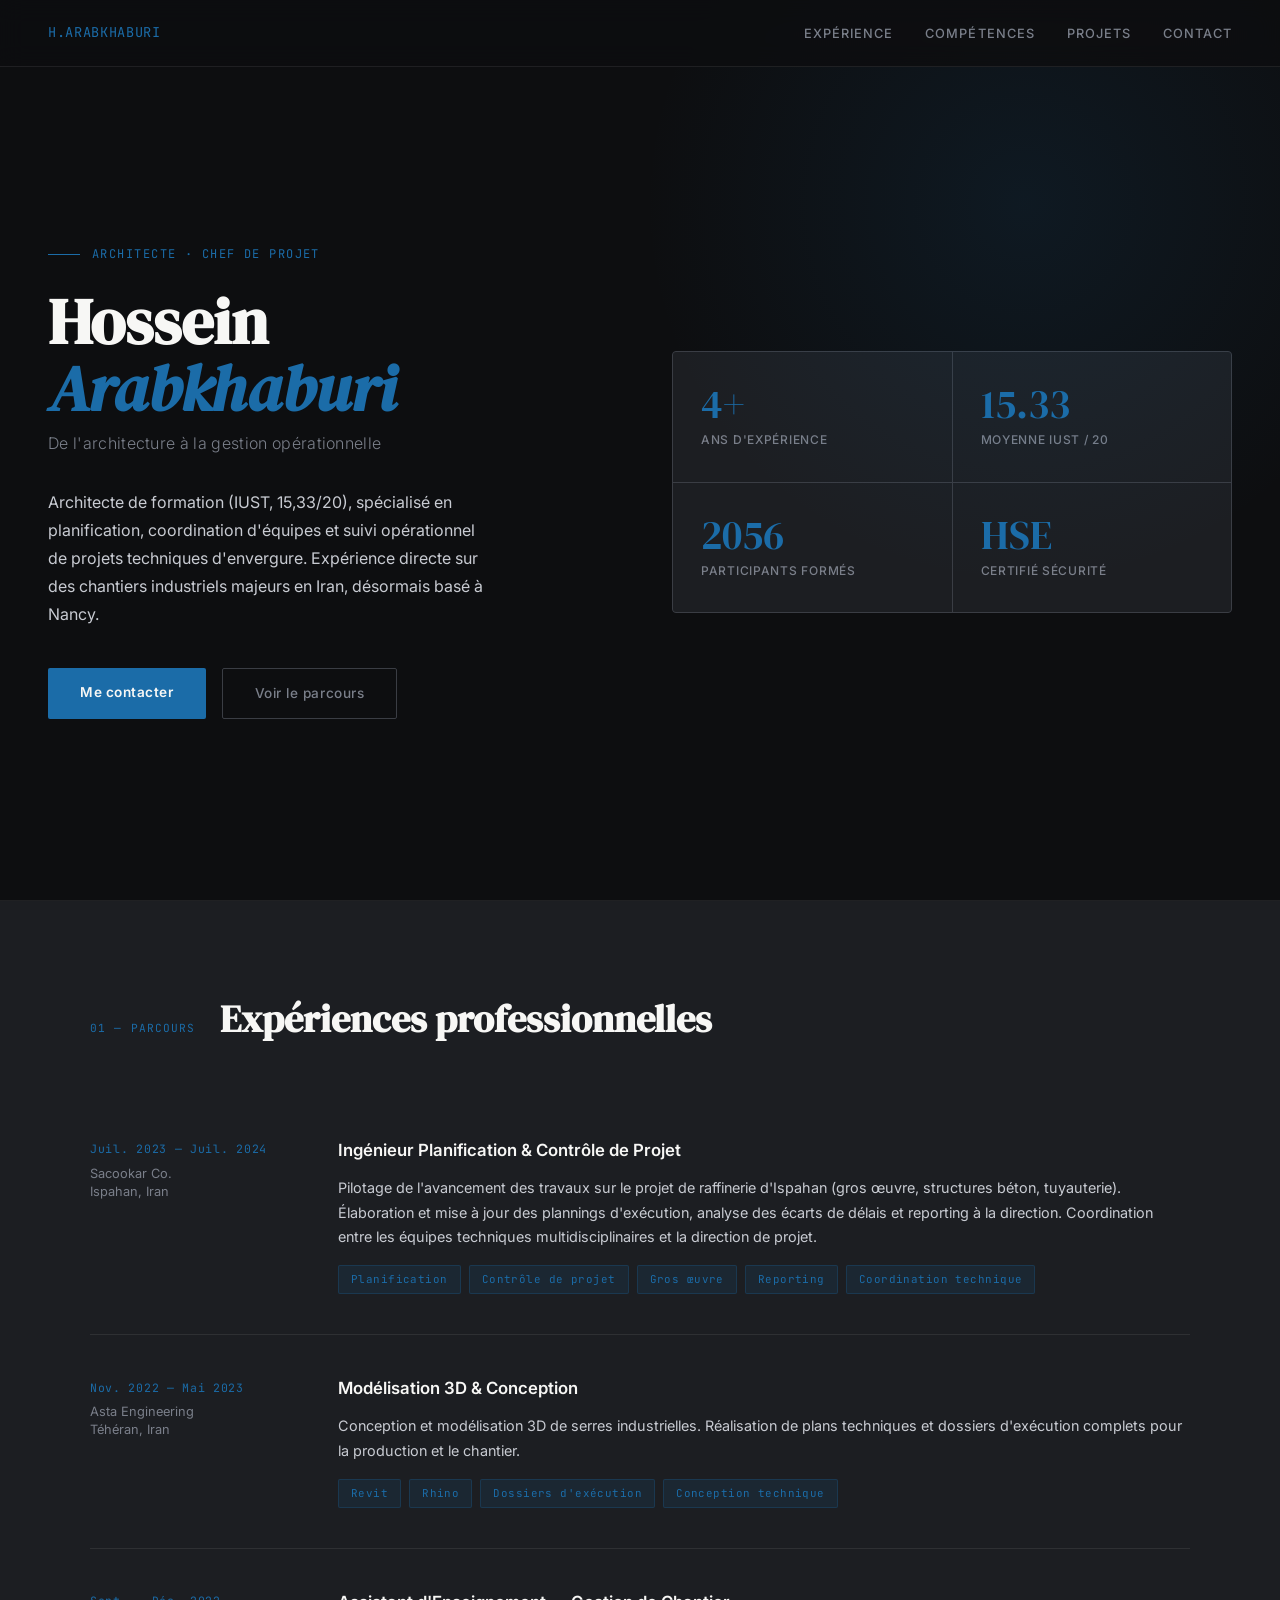
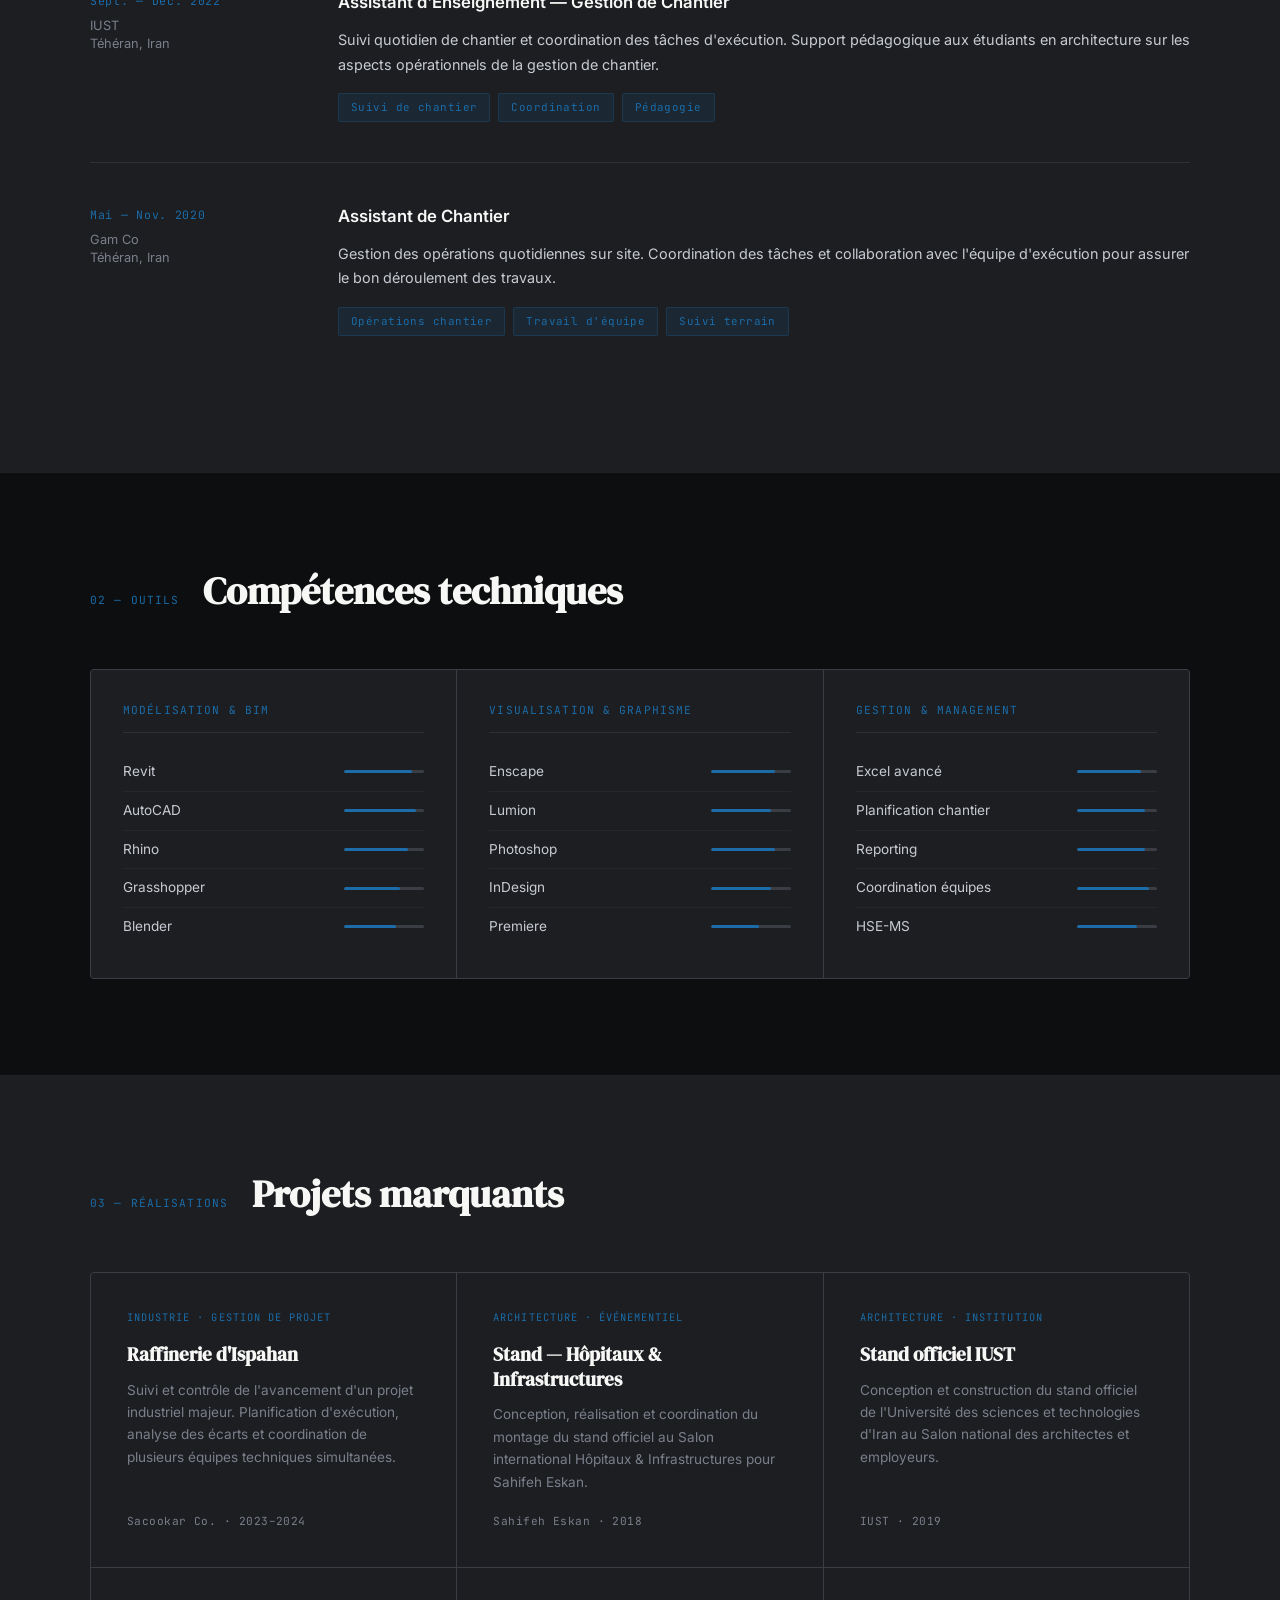
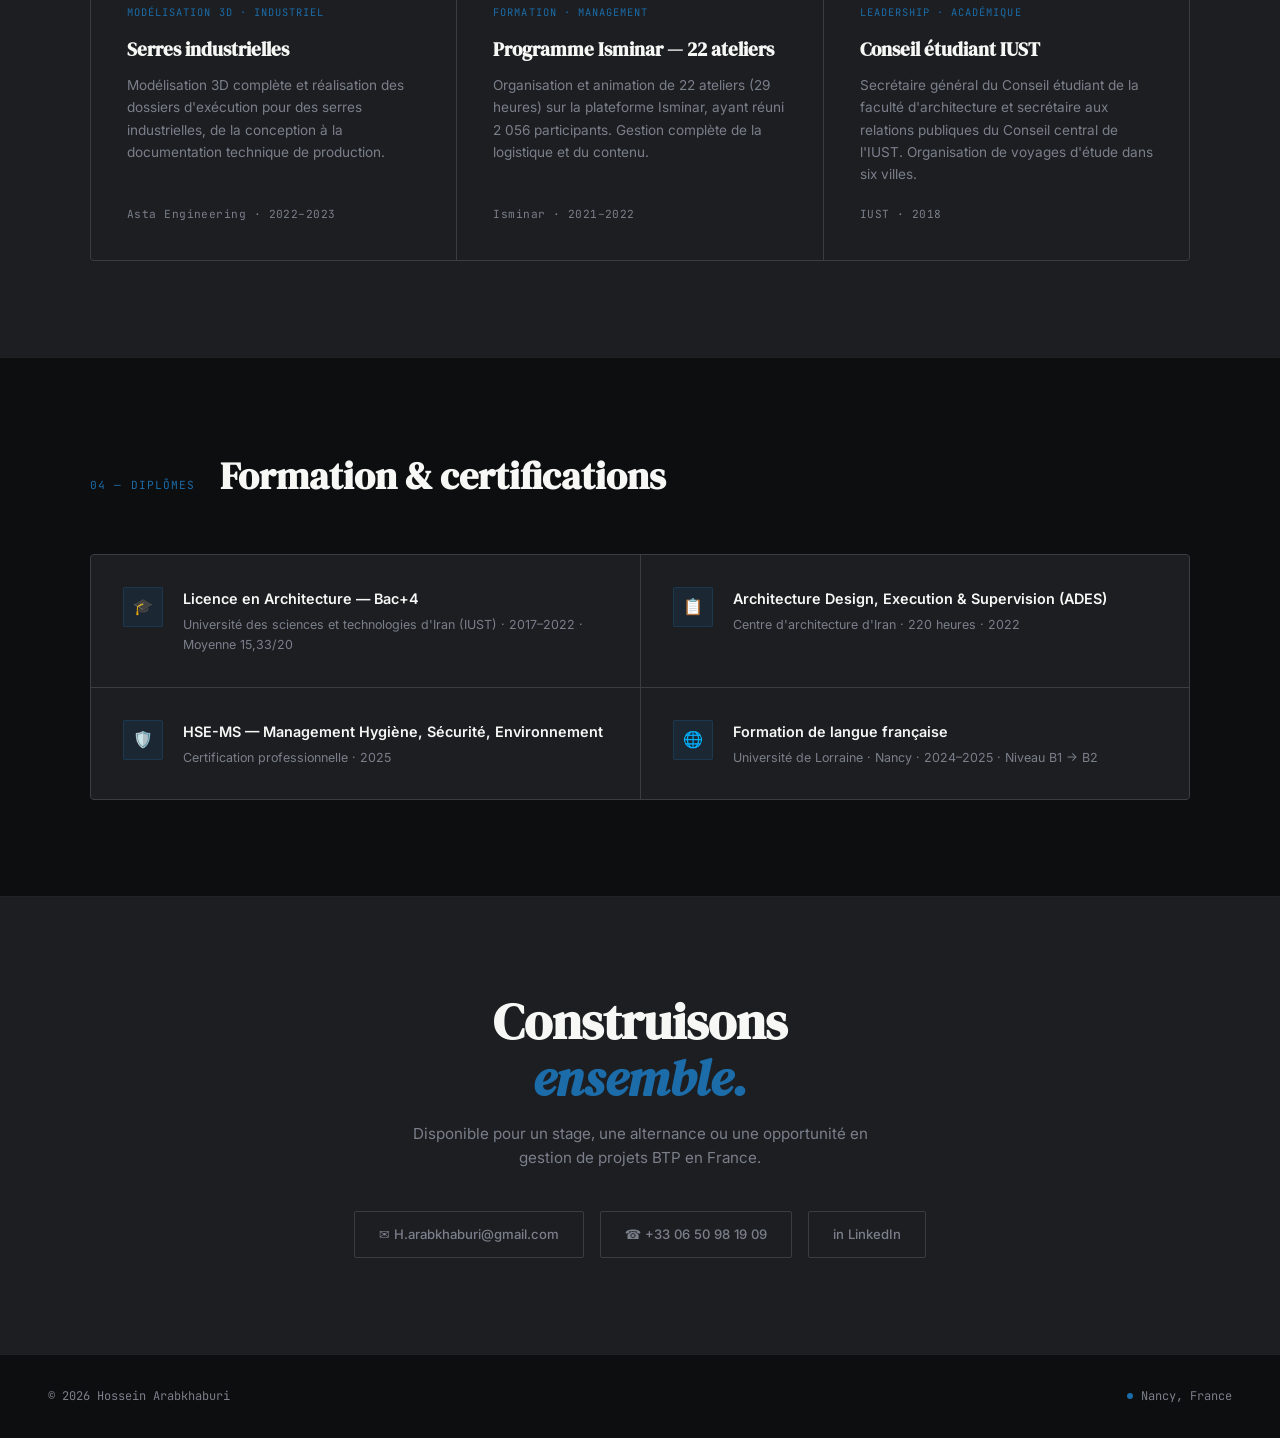
<file: portfolio-hossein.html>
<!DOCTYPE html>
<html lang="fr">
<head>
  <meta charset="UTF-8" />
  <meta name="viewport" content="width=device-width, initial-scale=1.0" />
  <title>Hossein Arabkhaburi — Architecture & Gestion de Projets</title>
  <link href="https://fonts.googleapis.com/css2?family=DM+Serif+Display:ital@0;1&family=Inter:wght@300;400;500;600&family=JetBrains+Mono:wght@400;500&display=swap" rel="stylesheet" />
  <style>
    *, *::before, *::after { box-sizing: border-box; margin: 0; padding: 0; }

    :root {
      --black:    #0D0E10;
      --white:    #F7F7F5;
      --teal:     #1B6CA8;
      --teal-dim: #134E7A;
      --teal-light: #E8F2FA;
      --grey-1:   #1C1E22;
      --grey-2:   #3A3D44;
      --grey-3:   #7A7F8A;
      --grey-4:   #C8CBD2;
      --grey-5:   #EDEEF0;
      --line:     rgba(255,255,255,0.08);
      --serif: 'DM Serif Display', Georgia, serif;
      --sans:  'Inter', system-ui, sans-serif;
      --mono:  'JetBrains Mono', monospace;
    }

    html { scroll-behavior: smooth; }

    body {
      background: var(--black);
      color: var(--white);
      font-family: var(--sans);
      font-size: 16px;
      line-height: 1.6;
      -webkit-font-smoothing: antialiased;
    }

    /* ── NAV ── */
    nav {
      position: fixed; top: 0; left: 0; right: 0; z-index: 100;
      display: flex; align-items: center; justify-content: space-between;
      padding: 1.25rem 3rem;
      background: rgba(13,14,16,0.85);
      backdrop-filter: blur(12px);
      border-bottom: 1px solid var(--line);
    }
    .nav-logo {
      font-family: var(--mono);
      font-size: 0.85rem;
      color: var(--teal);
      letter-spacing: 0.05em;
      text-decoration: none;
    }
    .nav-links { display: flex; gap: 2rem; list-style: none; }
    .nav-links a {
      font-size: 0.8rem;
      font-weight: 500;
      letter-spacing: 0.08em;
      text-transform: uppercase;
      color: var(--grey-3);
      text-decoration: none;
      transition: color 0.2s;
    }
    .nav-links a:hover { color: var(--white); }

    /* ── HERO ── */
    #hero {
      min-height: 100vh;
      display: grid;
      grid-template-columns: 1fr 1fr;
      align-items: center;
      padding: 8rem 3rem 4rem;
      gap: 4rem;
      position: relative;
      overflow: hidden;
    }
    #hero::before {
      content: '';
      position: absolute;
      top: -20%; right: -10%;
      width: 60vw; height: 60vw;
      border-radius: 50%;
      background: radial-gradient(circle, rgba(27,108,168,0.12) 0%, transparent 70%);
      pointer-events: none;
    }
    .hero-eyebrow {
      font-family: var(--mono);
      font-size: 0.75rem;
      color: var(--teal);
      letter-spacing: 0.12em;
      text-transform: uppercase;
      margin-bottom: 1.5rem;
      display: flex; align-items: center; gap: 0.75rem;
    }
    .hero-eyebrow::before {
      content: '';
      display: block; width: 2rem; height: 1px;
      background: var(--teal);
    }
    .hero-name {
      font-family: var(--serif);
      font-size: clamp(3rem, 5vw, 5rem);
      line-height: 1.05;
      color: var(--white);
      margin-bottom: 0.5rem;
    }
    .hero-name em {
      font-style: italic;
      color: var(--teal);
    }
    .hero-title {
      font-size: 1rem;
      color: var(--grey-3);
      font-weight: 300;
      margin-bottom: 2rem;
      letter-spacing: 0.02em;
    }
    .hero-desc {
      font-size: 1rem;
      color: var(--grey-4);
      line-height: 1.75;
      max-width: 44ch;
      margin-bottom: 2.5rem;
    }
    .hero-cta {
      display: flex; gap: 1rem; flex-wrap: wrap;
    }
    .btn-primary {
      display: inline-block;
      padding: 0.85rem 2rem;
      background: var(--teal);
      color: var(--white);
      text-decoration: none;
      font-size: 0.85rem;
      font-weight: 600;
      letter-spacing: 0.04em;
      border-radius: 2px;
      transition: background 0.2s, transform 0.15s;
    }
    .btn-primary:hover { background: var(--teal-dim); transform: translateY(-1px); }
    .btn-outline {
      display: inline-block;
      padding: 0.85rem 2rem;
      border: 1px solid var(--grey-2);
      color: var(--grey-3);
      text-decoration: none;
      font-size: 0.85rem;
      font-weight: 500;
      letter-spacing: 0.04em;
      border-radius: 2px;
      transition: border-color 0.2s, color 0.2s;
    }
    .btn-outline:hover { border-color: var(--grey-3); color: var(--white); }

    /* Hero right — stat block */
    .hero-stats {
      display: grid;
      grid-template-columns: 1fr 1fr;
      gap: 1px;
      background: var(--grey-2);
      border: 1px solid var(--grey-2);
      border-radius: 4px;
      overflow: hidden;
    }
    .stat-cell {
      background: var(--grey-1);
      padding: 2rem 1.75rem;
      transition: background 0.2s;
    }
    .stat-cell:hover { background: #22252C; }
    .stat-number {
      font-family: var(--serif);
      font-size: 2.5rem;
      color: var(--teal);
      line-height: 1;
      margin-bottom: 0.4rem;
    }
    .stat-label {
      font-size: 0.75rem;
      color: var(--grey-3);
      font-weight: 500;
      letter-spacing: 0.06em;
      text-transform: uppercase;
    }

    /* ── SECTIONS ── */
    section { padding: 6rem 3rem; }
    .section-inner { max-width: 1100px; margin: 0 auto; }
    .section-header {
      display: flex; align-items: baseline; gap: 1.5rem;
      margin-bottom: 3.5rem;
    }
    .section-tag {
      font-family: var(--mono);
      font-size: 0.7rem;
      color: var(--teal);
      letter-spacing: 0.1em;
      text-transform: uppercase;
    }
    .section-title {
      font-family: var(--serif);
      font-size: clamp(1.8rem, 3vw, 2.5rem);
      color: var(--white);
      line-height: 1.15;
    }
    .divider {
      height: 1px;
      background: var(--line);
      margin: 0;
    }

    /* ── EXPÉRIENCE ── */
    #experience { background: var(--grey-1); }
    .exp-list { display: flex; flex-direction: column; gap: 0; }
    .exp-item {
      display: grid;
      grid-template-columns: 200px 1fr;
      gap: 3rem;
      padding: 2.5rem 0;
      border-bottom: 1px solid var(--line);
      transition: background 0.15s;
    }
    .exp-item:last-child { border-bottom: none; }
    .exp-meta { padding-top: 0.2rem; }
    .exp-date {
      font-family: var(--mono);
      font-size: 0.72rem;
      color: var(--teal);
      letter-spacing: 0.06em;
      margin-bottom: 0.4rem;
    }
    .exp-company {
      font-size: 0.8rem;
      color: var(--grey-3);
      line-height: 1.4;
    }
    .exp-role {
      font-size: 1.05rem;
      font-weight: 600;
      color: var(--white);
      margin-bottom: 0.75rem;
    }
    .exp-desc {
      font-size: 0.9rem;
      color: var(--grey-4);
      line-height: 1.7;
      margin-bottom: 1rem;
    }
    .exp-tags { display: flex; flex-wrap: wrap; gap: 0.5rem; }
    .tag {
      font-family: var(--mono);
      font-size: 0.68rem;
      padding: 0.3rem 0.75rem;
      background: rgba(27,108,168,0.12);
      color: var(--teal);
      border: 1px solid rgba(27,108,168,0.25);
      border-radius: 2px;
      letter-spacing: 0.04em;
    }

    /* ── COMPÉTENCES ── */
    #competences { background: var(--black); }
    .skills-grid {
      display: grid;
      grid-template-columns: repeat(3, 1fr);
      gap: 1px;
      background: var(--grey-2);
      border: 1px solid var(--grey-2);
      border-radius: 4px;
      overflow: hidden;
    }
    .skill-group {
      background: var(--grey-1);
      padding: 2rem;
    }
    .skill-group-title {
      font-family: var(--mono);
      font-size: 0.7rem;
      color: var(--teal);
      letter-spacing: 0.1em;
      text-transform: uppercase;
      margin-bottom: 1.25rem;
      padding-bottom: 0.75rem;
      border-bottom: 1px solid var(--line);
    }
    .skill-item {
      display: flex; align-items: center; justify-content: space-between;
      padding: 0.5rem 0;
      border-bottom: 1px solid rgba(255,255,255,0.04);
    }
    .skill-item:last-child { border-bottom: none; }
    .skill-name {
      font-size: 0.85rem;
      color: var(--grey-4);
    }
    .skill-bar {
      width: 80px; height: 3px;
      background: var(--grey-2);
      border-radius: 2px;
      overflow: hidden;
    }
    .skill-fill {
      height: 100%;
      background: var(--teal);
      border-radius: 2px;
    }

    /* ── PROJETS ── */
    #projets { background: var(--grey-1); }
    .projects-grid {
      display: grid;
      grid-template-columns: repeat(3, 1fr);
      gap: 1px;
      background: var(--grey-2);
      border: 1px solid var(--grey-2);
      border-radius: 4px;
      overflow: hidden;
    }
    .project-card {
      background: var(--grey-1);
      padding: 2.25rem;
      display: flex; flex-direction: column;
      transition: background 0.2s;
    }
    .project-card:hover { background: #22252C; }
    .project-type {
      font-family: var(--mono);
      font-size: 0.65rem;
      color: var(--teal);
      letter-spacing: 0.1em;
      text-transform: uppercase;
      margin-bottom: 1rem;
    }
    .project-title {
      font-family: var(--serif);
      font-size: 1.2rem;
      color: var(--white);
      line-height: 1.3;
      margin-bottom: 0.75rem;
    }
    .project-desc {
      font-size: 0.85rem;
      color: var(--grey-3);
      line-height: 1.65;
      flex: 1;
      margin-bottom: 1.25rem;
    }
    .project-meta {
      font-family: var(--mono);
      font-size: 0.7rem;
      color: var(--grey-3);
      letter-spacing: 0.04em;
    }

    /* ── CERTIFICATIONS ── */
    #certifications { background: var(--black); }
    .cert-list {
      display: grid;
      grid-template-columns: repeat(2, 1fr);
      gap: 1px;
      background: var(--grey-2);
      border: 1px solid var(--grey-2);
      border-radius: 4px;
      overflow: hidden;
    }
    .cert-item {
      background: var(--grey-1);
      padding: 2rem;
      display: flex; align-items: flex-start; gap: 1.25rem;
    }
    .cert-icon {
      width: 2.5rem; height: 2.5rem;
      background: rgba(27,108,168,0.12);
      border: 1px solid rgba(27,108,168,0.25);
      border-radius: 2px;
      display: flex; align-items: center; justify-content: center;
      flex-shrink: 0;
      font-size: 1rem;
    }
    .cert-title {
      font-size: 0.9rem;
      font-weight: 600;
      color: var(--white);
      margin-bottom: 0.3rem;
    }
    .cert-org {
      font-size: 0.78rem;
      color: var(--grey-3);
    }

    /* ── CONTACT ── */
    #contact {
      background: var(--grey-1);
      text-align: center;
    }
    .contact-headline {
      font-family: var(--serif);
      font-size: clamp(2rem, 4vw, 3.5rem);
      color: var(--white);
      line-height: 1.1;
      margin-bottom: 1rem;
    }
    .contact-headline em { font-style: italic; color: var(--teal); }
    .contact-sub {
      font-size: 0.95rem;
      color: var(--grey-3);
      margin-bottom: 2.5rem;
      max-width: 48ch;
      margin-left: auto; margin-right: auto;
    }
    .contact-links {
      display: flex; justify-content: center; gap: 1rem; flex-wrap: wrap;
    }
    .contact-pill {
      display: flex; align-items: center; gap: 0.5rem;
      padding: 0.75rem 1.5rem;
      border: 1px solid var(--grey-2);
      border-radius: 2px;
      color: var(--grey-3);
      text-decoration: none;
      font-size: 0.82rem;
      font-weight: 500;
      transition: border-color 0.2s, color 0.2s;
    }
    .contact-pill:hover { border-color: var(--teal); color: var(--teal); }

    /* ── FOOTER ── */
    footer {
      padding: 2rem 3rem;
      border-top: 1px solid var(--line);
      display: flex; align-items: center; justify-content: space-between;
    }
    .footer-name {
      font-family: var(--mono);
      font-size: 0.75rem;
      color: var(--grey-3);
    }
    .footer-location {
      font-family: var(--mono);
      font-size: 0.75rem;
      color: var(--grey-3);
      display: flex; align-items: center; gap: 0.5rem;
    }
    .location-dot {
      width: 6px; height: 6px;
      background: var(--teal);
      border-radius: 50%;
      animation: pulse 2s infinite;
    }
    @keyframes pulse {
      0%, 100% { opacity: 1; }
      50% { opacity: 0.3; }
    }

    /* ── RESPONSIVE ── */
    @media (max-width: 900px) {
      nav { padding: 1rem 1.5rem; }
      .nav-links { gap: 1.25rem; }
      #hero { grid-template-columns: 1fr; padding: 7rem 1.5rem 3rem; gap: 3rem; }
      #hero::before { display: none; }
      section { padding: 4rem 1.5rem; }
      .exp-item { grid-template-columns: 1fr; gap: 0.5rem; }
      .skills-grid { grid-template-columns: 1fr; }
      .projects-grid { grid-template-columns: 1fr; }
      .cert-list { grid-template-columns: 1fr; }
      footer { flex-direction: column; gap: 0.75rem; text-align: center; }
    }

    @media (prefers-reduced-motion: reduce) {
      .location-dot { animation: none; }
      * { transition: none !important; }
    }
  </style>
</head>
<body>

<!-- NAV -->
<nav>
  <a href="#hero" class="nav-logo">H.ARABKHABURI</a>
  <ul class="nav-links">
    <li><a href="#experience">Expérience</a></li>
    <li><a href="#competences">Compétences</a></li>
    <li><a href="#projets">Projets</a></li>
    <li><a href="#contact">Contact</a></li>
  </ul>
</nav>

<!-- HERO -->
<section id="hero">
  <div class="hero-left">
    <p class="hero-eyebrow">Architecte · Chef de Projet</p>
    <h1 class="hero-name">Hossein<br><em>Arabkhaburi</em></h1>
    <p class="hero-title">De l'architecture à la gestion opérationnelle</p>
    <p class="hero-desc">
      Architecte de formation (IUST, 15,33/20), spécialisé en planification, coordination d'équipes et suivi opérationnel de projets techniques d'envergure. Expérience directe sur des chantiers industriels majeurs en Iran, désormais basé à Nancy.
    </p>
    <div class="hero-cta">
      <a href="#contact" class="btn-primary">Me contacter</a>
      <a href="#experience" class="btn-outline">Voir le parcours</a>
    </div>
  </div>

  <div class="hero-stats">
    <div class="stat-cell">
      <div class="stat-number">4+</div>
      <div class="stat-label">Ans d'expérience</div>
    </div>
    <div class="stat-cell">
      <div class="stat-number">15.33</div>
      <div class="stat-label">Moyenne IUST / 20</div>
    </div>
    <div class="stat-cell">
      <div class="stat-number">2056</div>
      <div class="stat-label">Participants formés</div>
    </div>
    <div class="stat-cell">
      <div class="stat-number">HSE</div>
      <div class="stat-label">Certifié sécurité</div>
    </div>
  </div>
</section>

<div class="divider"></div>

<!-- EXPÉRIENCE -->
<section id="experience">
  <div class="section-inner">
    <div class="section-header">
      <span class="section-tag">01 — Parcours</span>
      <h2 class="section-title">Expériences professionnelles</h2>
    </div>

    <div class="exp-list">

      <div class="exp-item">
        <div class="exp-meta">
          <div class="exp-date">Juil. 2023 — Juil. 2024</div>
          <div class="exp-company">Sacookar Co.<br>Ispahan, Iran</div>
        </div>
        <div class="exp-content">
          <div class="exp-role">Ingénieur Planification & Contrôle de Projet</div>
          <div class="exp-desc">
            Pilotage de l'avancement des travaux sur le projet de raffinerie d'Ispahan (gros œuvre, structures béton, tuyauterie). Élaboration et mise à jour des plannings d'exécution, analyse des écarts de délais et reporting à la direction. Coordination entre les équipes techniques multidisciplinaires et la direction de projet.
          </div>
          <div class="exp-tags">
            <span class="tag">Planification</span>
            <span class="tag">Contrôle de projet</span>
            <span class="tag">Gros œuvre</span>
            <span class="tag">Reporting</span>
            <span class="tag">Coordination technique</span>
          </div>
        </div>
      </div>

      <div class="exp-item">
        <div class="exp-meta">
          <div class="exp-date">Nov. 2022 — Mai 2023</div>
          <div class="exp-company">Asta Engineering<br>Téhéran, Iran</div>
        </div>
        <div class="exp-content">
          <div class="exp-role">Modélisation 3D & Conception</div>
          <div class="exp-desc">
            Conception et modélisation 3D de serres industrielles. Réalisation de plans techniques et dossiers d'exécution complets pour la production et le chantier.
          </div>
          <div class="exp-tags">
            <span class="tag">Revit</span>
            <span class="tag">Rhino</span>
            <span class="tag">Dossiers d'exécution</span>
            <span class="tag">Conception technique</span>
          </div>
        </div>
      </div>

      <div class="exp-item">
        <div class="exp-meta">
          <div class="exp-date">Sept. — Déc. 2022</div>
          <div class="exp-company">IUST<br>Téhéran, Iran</div>
        </div>
        <div class="exp-content">
          <div class="exp-role">Assistant d'Enseignement — Gestion de Chantier</div>
          <div class="exp-desc">
            Suivi quotidien de chantier et coordination des tâches d'exécution. Support pédagogique aux étudiants en architecture sur les aspects opérationnels de la gestion de chantier.
          </div>
          <div class="exp-tags">
            <span class="tag">Suivi de chantier</span>
            <span class="tag">Coordination</span>
            <span class="tag">Pédagogie</span>
          </div>
        </div>
      </div>

      <div class="exp-item">
        <div class="exp-meta">
          <div class="exp-date">Mai — Nov. 2020</div>
          <div class="exp-company">Gam Co<br>Téhéran, Iran</div>
        </div>
        <div class="exp-content">
          <div class="exp-role">Assistant de Chantier</div>
          <div class="exp-desc">
            Gestion des opérations quotidiennes sur site. Coordination des tâches et collaboration avec l'équipe d'exécution pour assurer le bon déroulement des travaux.
          </div>
          <div class="exp-tags">
            <span class="tag">Opérations chantier</span>
            <span class="tag">Travail d'équipe</span>
            <span class="tag">Suivi terrain</span>
          </div>
        </div>
      </div>

    </div>
  </div>
</section>

<div class="divider"></div>

<!-- COMPÉTENCES -->
<section id="competences">
  <div class="section-inner">
    <div class="section-header">
      <span class="section-tag">02 — Outils</span>
      <h2 class="section-title">Compétences techniques</h2>
    </div>

    <div class="skills-grid">
      <div class="skill-group">
        <div class="skill-group-title">Modélisation & BIM</div>
        <div class="skill-item">
          <span class="skill-name">Revit</span>
          <div class="skill-bar"><div class="skill-fill" style="width:85%"></div></div>
        </div>
        <div class="skill-item">
          <span class="skill-name">AutoCAD</span>
          <div class="skill-bar"><div class="skill-fill" style="width:90%"></div></div>
        </div>
        <div class="skill-item">
          <span class="skill-name">Rhino</span>
          <div class="skill-bar"><div class="skill-fill" style="width:80%"></div></div>
        </div>
        <div class="skill-item">
          <span class="skill-name">Grasshopper</span>
          <div class="skill-bar"><div class="skill-fill" style="width:70%"></div></div>
        </div>
        <div class="skill-item">
          <span class="skill-name">Blender</span>
          <div class="skill-bar"><div class="skill-fill" style="width:65%"></div></div>
        </div>
      </div>

      <div class="skill-group">
        <div class="skill-group-title">Visualisation & Graphisme</div>
        <div class="skill-item">
          <span class="skill-name">Enscape</span>
          <div class="skill-bar"><div class="skill-fill" style="width:80%"></div></div>
        </div>
        <div class="skill-item">
          <span class="skill-name">Lumion</span>
          <div class="skill-bar"><div class="skill-fill" style="width:75%"></div></div>
        </div>
        <div class="skill-item">
          <span class="skill-name">Photoshop</span>
          <div class="skill-bar"><div class="skill-fill" style="width:80%"></div></div>
        </div>
        <div class="skill-item">
          <span class="skill-name">InDesign</span>
          <div class="skill-bar"><div class="skill-fill" style="width:75%"></div></div>
        </div>
        <div class="skill-item">
          <span class="skill-name">Premiere</span>
          <div class="skill-bar"><div class="skill-fill" style="width:60%"></div></div>
        </div>
      </div>

      <div class="skill-group">
        <div class="skill-group-title">Gestion & Management</div>
        <div class="skill-item">
          <span class="skill-name">Excel avancé</span>
          <div class="skill-bar"><div class="skill-fill" style="width:80%"></div></div>
        </div>
        <div class="skill-item">
          <span class="skill-name">Planification chantier</span>
          <div class="skill-bar"><div class="skill-fill" style="width:85%"></div></div>
        </div>
        <div class="skill-item">
          <span class="skill-name">Reporting</span>
          <div class="skill-bar"><div class="skill-fill" style="width:85%"></div></div>
        </div>
        <div class="skill-item">
          <span class="skill-name">Coordination équipes</span>
          <div class="skill-bar"><div class="skill-fill" style="width:90%"></div></div>
        </div>
        <div class="skill-item">
          <span class="skill-name">HSE-MS</span>
          <div class="skill-bar"><div class="skill-fill" style="width:75%"></div></div>
        </div>
      </div>
    </div>
  </div>
</section>

<div class="divider"></div>

<!-- PROJETS -->
<section id="projets">
  <div class="section-inner">
    <div class="section-header">
      <span class="section-tag">03 — Réalisations</span>
      <h2 class="section-title">Projets marquants</h2>
    </div>

    <div class="projects-grid">
      <div class="project-card">
        <div class="project-type">Industrie · Gestion de projet</div>
        <h3 class="project-title">Raffinerie d'Ispahan</h3>
        <p class="project-desc">
          Suivi et contrôle de l'avancement d'un projet industriel majeur. Planification d'exécution, analyse des écarts et coordination de plusieurs équipes techniques simultanées.
        </p>
        <div class="project-meta">Sacookar Co. · 2023–2024</div>
      </div>

      <div class="project-card">
        <div class="project-type">Architecture · Événementiel</div>
        <h3 class="project-title">Stand — Hôpitaux & Infrastructures</h3>
        <p class="project-desc">
          Conception, réalisation et coordination du montage du stand officiel au Salon international Hôpitaux & Infrastructures pour Sahifeh Eskan.
        </p>
        <div class="project-meta">Sahifeh Eskan · 2018</div>
      </div>

      <div class="project-card">
        <div class="project-type">Architecture · Institution</div>
        <h3 class="project-title">Stand officiel IUST</h3>
        <p class="project-desc">
          Conception et construction du stand officiel de l'Université des sciences et technologies d'Iran au Salon national des architectes et employeurs.
        </p>
        <div class="project-meta">IUST · 2019</div>
      </div>

      <div class="project-card">
        <div class="project-type">Modélisation 3D · Industriel</div>
        <h3 class="project-title">Serres industrielles</h3>
        <p class="project-desc">
          Modélisation 3D complète et réalisation des dossiers d'exécution pour des serres industrielles, de la conception à la documentation technique de production.
        </p>
        <div class="project-meta">Asta Engineering · 2022–2023</div>
      </div>

      <div class="project-card">
        <div class="project-type">Formation · Management</div>
        <h3 class="project-title">Programme Isminar — 22 ateliers</h3>
        <p class="project-desc">
          Organisation et animation de 22 ateliers (29 heures) sur la plateforme Isminar, ayant réuni 2 056 participants. Gestion complète de la logistique et du contenu.
        </p>
        <div class="project-meta">Isminar · 2021–2022</div>
      </div>

      <div class="project-card">
        <div class="project-type">Leadership · Académique</div>
        <h3 class="project-title">Conseil étudiant IUST</h3>
        <p class="project-desc">
          Secrétaire général du Conseil étudiant de la faculté d'architecture et secrétaire aux relations publiques du Conseil central de l'IUST. Organisation de voyages d'étude dans six villes.
        </p>
        <div class="project-meta">IUST · 2018</div>
      </div>
    </div>
  </div>
</section>

<div class="divider"></div>

<!-- CERTIFICATIONS -->
<section id="certifications">
  <div class="section-inner">
    <div class="section-header">
      <span class="section-tag">04 — Diplômes</span>
      <h2 class="section-title">Formation & certifications</h2>
    </div>

    <div class="cert-list">
      <div class="cert-item">
        <div class="cert-icon">🎓</div>
        <div>
          <div class="cert-title">Licence en Architecture — Bac+4</div>
          <div class="cert-org">Université des sciences et technologies d'Iran (IUST) · 2017–2022 · Moyenne 15,33/20</div>
        </div>
      </div>
      <div class="cert-item">
        <div class="cert-icon">📋</div>
        <div>
          <div class="cert-title">Architecture Design, Execution & Supervision (ADES)</div>
          <div class="cert-org">Centre d'architecture d'Iran · 220 heures · 2022</div>
        </div>
      </div>
      <div class="cert-item">
        <div class="cert-icon">🛡️</div>
        <div>
          <div class="cert-title">HSE-MS — Management Hygiène, Sécurité, Environnement</div>
          <div class="cert-org">Certification professionnelle · 2025</div>
        </div>
      </div>
      <div class="cert-item">
        <div class="cert-icon">🌐</div>
        <div>
          <div class="cert-title">Formation de langue française</div>
          <div class="cert-org">Université de Lorraine · Nancy · 2024–2025 · Niveau B1 → B2</div>
        </div>
      </div>
    </div>
  </div>
</section>

<div class="divider"></div>

<!-- CONTACT -->
<section id="contact">
  <div class="section-inner">
    <h2 class="contact-headline">Construisons<br><em>ensemble.</em></h2>
    <p class="contact-sub">
      Disponible pour un stage, une alternance ou une opportunité en gestion de projets BTP en France.
    </p>
    <div class="contact-links">
      <a href="mailto:H.arabkhaburi@gmail.com" class="contact-pill">
        ✉ H.arabkhaburi@gmail.com
      </a>
      <a href="tel:+33650981909" class="contact-pill">
        ☎ +33 06 50 98 19 09
      </a>
      <a href="https://linkedin.com/in/h-arabkhaburi" target="_blank" class="contact-pill">
        in LinkedIn
      </a>
    </div>
  </div>
</section>

<!-- FOOTER -->
<footer>
  <span class="footer-name">© 2026 Hossein Arabkhaburi</span>
  <span class="footer-location">
    <span class="location-dot"></span>
    Nancy, France
  </span>
</footer>

</body>
</html>
</file>
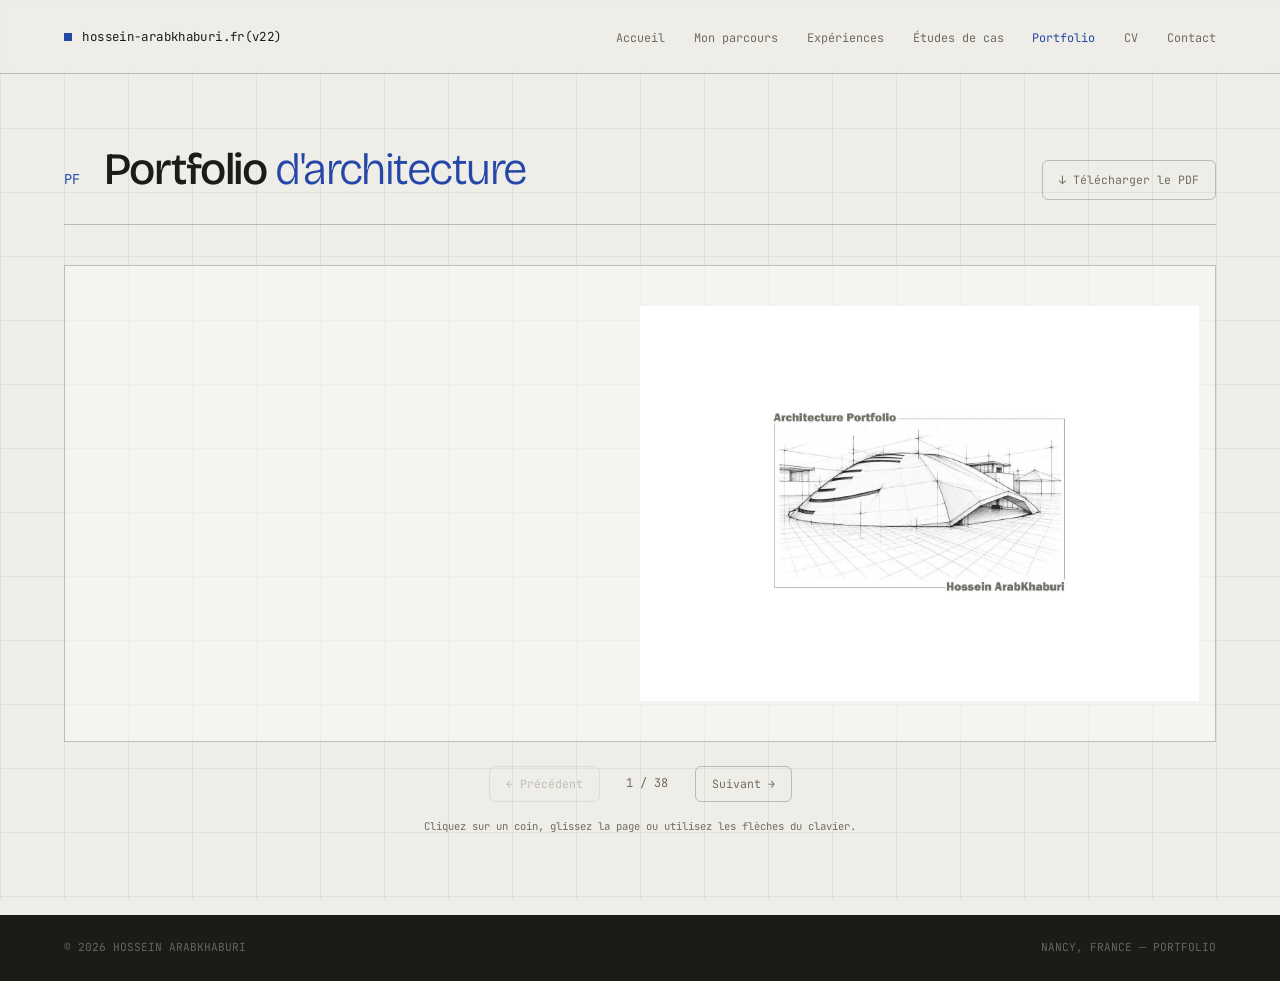
<file: portfolio.html>
<!DOCTYPE html>
<html lang="fr">
<head>
<meta charset="UTF-8" />
<meta name="viewport" content="width=device-width, initial-scale=1.0" />
<title>Portfolio — Hossein Arabkhaburi</title>
<meta name="description" content="Portfolio d'architecture de Hossein Arabkhaburi : agritourisme, école, villa, centre culturel, hôpital." />
<link rel="canonical" href="https://hossein-arabkhaburi.fr/portfolio.html" />
<meta property="og:type" content="website" />
<meta property="og:site_name" content="Hossein Arabkhaburi" />
<meta property="og:locale" content="fr_FR" />
<meta property="og:title" content="Portfolio — Hossein Arabkhaburi" />
<meta property="og:description" content="Portfolio d&#x27;architecture de Hossein Arabkhaburi : agritourisme, école, villa, centre culturel, hôpital." />
<meta property="og:url" content="https://hossein-arabkhaburi.fr/portfolio.html" />
<meta property="og:image" content="https://hossein-arabkhaburi.fr/images/og-image.jpg" />
<meta property="og:image:width" content="1200" />
<meta property="og:image:height" content="630" />
<meta property="og:image:alt" content="Hossein Arabkhaburi — Architecte de formation, BIM &amp; conception numérique" />
<meta name="twitter:card" content="summary_large_image" />

<link rel="icon" href="favicon.ico" sizes="any">
<link rel="icon" type="image/png" href="favicon.png">
<link rel="apple-touch-icon" href="apple-touch-icon.png">

<link href="https://fonts.googleapis.com/css2?family=Bricolage+Grotesque:opsz,wght@12..96,200..800&family=Space+Grotesk:wght@300..700&family=JetBrains+Mono:wght@400;500;600&display=swap" rel="stylesheet">

<style>
:root{
  --paper:#EEEDE7;
  --ink:#1B1B18;
  --blue:#2547A8;
  --blue-soft:#DDE3F5;
  --mid:#6E6C63;
  --white:#FAFAF7;
  --line:rgba(27,27,24,.12);
  --line2:rgba(27,27,24,.24);
  --serif:'Bricolage Grotesque',system-ui,sans-serif;
  --sans:'Space Grotesk',system-ui,sans-serif;
  --mono:'JetBrains Mono',monospace;
}

*{box-sizing:border-box;margin:0;padding:0}

body{
  font-family:var(--sans);
  background:var(--paper);
  color:var(--ink);
  line-height:1.6;
  -webkit-font-smoothing:antialiased;
}

body::before{
  content:"";
  position:fixed;
  inset:0;
  z-index:0;
  pointer-events:none;
  background-image:
    linear-gradient(var(--line) 1px, transparent 1px),
    linear-gradient(90deg, var(--line) 1px, transparent 1px);
  background-size:64px 64px;
  opacity:.45;
}

a{color:inherit}

nav{
  position:fixed;
  top:0;
  left:0;
  right:0;
  z-index:50;
  height:74px;
  padding:0 4rem;
  display:flex;
  align-items:center;
  justify-content:space-between;
  background:rgba(238,237,231,.88);
  backdrop-filter:blur(12px);
  border-bottom:1px solid var(--line2);
}

.logo{
  font-family:var(--mono);
  font-size:.78rem;
  text-decoration:none;
  display:flex;
  gap:.65rem;
  align-items:center;
  letter-spacing:.03em;
}

.logo::before{
  content:"";
  width:8px;
  height:8px;
  background:var(--blue);
}

.back-link{
  font-family:var(--mono);
  font-size:.74rem;
  color:var(--mid);
  text-decoration:none;
}

.back-link:hover{color:var(--blue)}

main{
  position:relative;
  z-index:2;
  padding:9rem 4rem 5rem;
  min-height:calc(100vh - 60px);
}

.hint .touch{display:none}
@media(hover:none){
  .hint .mouse{display:none}
  .hint .touch{display:inline}
}

.wrap{
  max-width:1240px;
  margin:auto;
}

.section-head{
  display:flex;
  flex-wrap:wrap;
  gap:1.5rem;
  align-items:baseline;
  justify-content:space-between;
  padding-bottom:1.5rem;
  margin-bottom:2.5rem;
  border-bottom:1px solid var(--line2);
}

.section-head .title{
  display:flex;
  gap:1.5rem;
  align-items:baseline;
}

.idx{
  font-family:var(--mono);
  color:var(--blue);
  font-size:.85rem;
}

h1{
  font-family:var(--serif);
  font-weight:400;
  font-size:clamp(2rem,3.5vw,3.2rem);
  line-height:1.15;
}

em{font-style:italic;color:var(--blue)}

.btn-sm{
  font-family:var(--mono);
  font-size:.72rem;
  text-decoration:none;
  color:var(--mid);
  background:transparent;
  padding:.6rem 1rem;
  border:1px solid var(--line2);
  border-radius:6px;
  display:inline-flex;
  align-items:center;
  gap:.4rem;
  cursor:pointer;
  transition:.2s;
}

.btn-sm:hover{
  border-color:var(--blue);
  color:var(--blue);
}

.btn-sm:disabled{
  opacity:.35;
  pointer-events:none;
}

/* BOOK */
.stage{
  position:relative;
  padding:2.5rem 1rem;
  border:1px solid var(--line2);
  background:rgba(250,250,247,.55);
}

.book{
  margin:0 auto;
}

.page{
  background:#fff;
  overflow:hidden;
}

.page img{
  display:block;
  width:100%;
  height:100%;
  object-fit:contain;
  background:#fff;
  user-select:none;
  -webkit-user-drag:none;
}

/* soft gutter shadow so the spread reads as a book */
.--landscape .stf__item.--left:not(.--hard)::after,
.--landscape .stf__item.--right:not(.--hard)::after{
  content:"";
  position:absolute;
  top:0;
  width:7%;
  height:100%;
  pointer-events:none;
}
.--landscape .stf__item.--left:not(.--hard)::after{
  right:0;
  background:linear-gradient(to left, rgba(27,27,24,.12), rgba(27,27,24,0));
}
.--landscape .stf__item.--right:not(.--hard)::after{
  left:0;
  background:linear-gradient(to right, rgba(27,27,24,.12), rgba(27,27,24,0));
}

.loading{
  position:absolute;
  inset:0;
  display:flex;
  align-items:center;
  justify-content:center;
  font-family:var(--mono);
  font-size:.72rem;
  color:var(--mid);
  pointer-events:none;
}

.stage.ready .loading{display:none}

.controls{
  display:flex;
  align-items:center;
  justify-content:center;
  gap:1rem;
  margin-top:1.5rem;
}

.counter{
  font-family:var(--mono);
  font-size:.75rem;
  color:var(--mid);
  min-width:9ch;
  text-align:center;
}

.hint{
  margin-top:1rem;
  text-align:center;
  font-family:var(--mono);
  font-size:.66rem;
  color:var(--mid);
}

.fallback{
  font-family:var(--mono);
  font-size:.8rem;
  color:var(--mid);
  text-align:center;
  padding:3rem 1rem;
}

footer{
  position:relative;
  z-index:2;
  background:var(--ink);
  color:rgba(238,237,231,.35);
  padding:1.5rem 4rem;
  display:flex;
  justify-content:space-between;
  font-family:var(--mono);
  font-size:.7rem;
}

@media(max-width:800px){
  nav{padding:0 1.5rem}
  main{padding:7.5rem 1rem 3rem}
  .stage{padding:1.2rem .5rem}
  .section-head{margin-bottom:1.5rem}
  footer{flex-direction:column;gap:.5rem;text-align:center;padding:1.5rem}
}

/* Headings: Bricolage Grotesque (no italic) - emphasis by weight instead */
h1,h2{font-weight:500;letter-spacing:-.035em}
h1 em,h2 em,h3 em,.cert-num,.proc-n{font-style:normal}
h1 em,h2 em,h3 em{font-weight:300}
</style>
<link rel="stylesheet" href="css/menu.css" />
</head>
<body>

<nav>
  <a class="logo" href="index.html">hossein-arabkhaburi.fr(v22)</a>
  <button class="menu-toggle" type="button" aria-expanded="false" aria-controls="site-menu" aria-label="Ouvrir le menu"><span></span><span></span><span></span></button>
  <ul class="site-menu" id="site-menu">
    <li><a href="index.html">Accueil</a></li>
    <li><a href="parcours.html">Mon parcours</a></li>
    <li><a href="experiences.html">Expériences</a></li>
    <li><a href="index.html#projets">Études de cas</a></li>
    <li><a href="portfolio.html" aria-current="page">Portfolio</a></li>
    <li><a href="Hossein-Arabkhaburi-CV.pdf" target="_blank" rel="noopener">CV</a></li>
    <li><a href="index.html#contact">Contact</a></li>
  </ul>
</nav>

<main>
  <div class="wrap">
    <div class="section-head">
      <div class="title">
        <span class="idx">PF</span>
        <h1>Portfolio <em>d'architecture</em></h1>
      </div>
      <a class="btn-sm" href="Hossein-Arabkhaburi-Portfolio.pdf" download>↓ Télécharger le PDF</a>
    </div>

    <div class="stage" id="stage">
      <div class="loading">Chargement du portfolio…</div>
      <div class="book" id="book"></div>
      <noscript>
        <p class="fallback">La lecture interactive nécessite JavaScript.
          <a href="Hossein-Arabkhaburi-Portfolio.pdf">Ouvrir le PDF</a>.</p>
      </noscript>
    </div>

    <div class="controls">
      <button class="btn-sm" id="prev" type="button" aria-label="Page précédente">← Précédent</button>
      <span class="counter" id="counter" aria-live="polite">1 / 38</span>
      <button class="btn-sm" id="next" type="button" aria-label="Page suivante">Suivant →</button>
    </div>
    <p class="hint"><span class="mouse">Cliquez sur un coin, glissez la page ou utilisez les flèches du clavier.</span><span class="touch">Glissez la page du doigt pour la tourner.</span></p>
  </div>
</main>

<footer>
  <span>© 2026 HOSSEIN ARABKHABURI</span>
  <span>NANCY, FRANCE — PORTFOLIO</span>
</footer>

<script src="js/page-flip.browser.js"></script>
<script>
(function(){
  var TOTAL = 38;
  var PATH = function(i){ return 'images/portfolio/page-' + (i < 10 ? '0' : '') + i + '.jpg'; };

  var stage = document.getElementById('stage');
  var book = document.getElementById('book');
  var counter = document.getElementById('counter');
  var prevBtn = document.getElementById('prev');
  var nextBtn = document.getElementById('next');

  // If the library failed to load, fall back to the PDF.
  if (!window.St || !window.St.PageFlip) {
    stage.classList.add('ready');
    book.innerHTML = '<p class="fallback">Impossible d\'afficher le portfolio ici. ' +
      '<a href="Hossein-Arabkhaburi-Portfolio.pdf">Ouvrir le PDF</a>.</p>';
    return;
  }

  // Build pages; only the first few images load immediately, the rest on demand.
  var imgs = [];
  for (var i = 1; i <= TOTAL; i++) {
    var page = document.createElement('div');
    page.className = 'page';
    if (i === 1 || i === TOTAL) page.setAttribute('data-density', 'hard');
    var img = document.createElement('img');
    img.alt = 'Portfolio — page ' + i;
    img.decoding = 'async';
    img.setAttribute('data-src', PATH(i));
    page.appendChild(img);
    book.appendChild(page);
    imgs.push(img);
  }

  function ensureLoaded(index){
    for (var j = index - 2; j <= index + 6; j++) {
      var im = imgs[j];
      if (im && !im.src) im.src = im.getAttribute('data-src');
    }
  }
  ensureLoaded(0);

  var pageFlip = new St.PageFlip(book, {
    width: 800,
    height: 565,
    size: 'stretch',
    minWidth: 280,
    maxWidth: 1000,
    minHeight: 198,
    maxHeight: 707,
    showCover: true,
    usePortrait: true,
    mobileScrollSupport: true,
    maxShadowOpacity: 0.35,
    flippingTime: 800
  });

  pageFlip.loadFromHTML(book.querySelectorAll('.page'));
  stage.classList.add('ready');

  function update(){
    var idx = pageFlip.getCurrentPageIndex();
    var portrait = pageFlip.getOrientation() === 'portrait';
    var label;
    if (portrait || idx === 0 || idx === TOTAL - 1) {
      label = (idx + 1) + ' / ' + TOTAL;
    } else {
      label = (idx + 1) + '–' + Math.min(idx + 2, TOTAL) + ' / ' + TOTAL;
    }
    counter.textContent = label;
    prevBtn.disabled = idx === 0;
    nextBtn.disabled = idx >= TOTAL - (portrait ? 1 : 2) && idx !== 0;
    ensureLoaded(idx);
  }

  pageFlip.on('flip', update);
  pageFlip.on('changeOrientation', update);
  pageFlip.on('changeState', function(e){
    if (e.data === 'flipping' || e.data === 'user_fold') ensureLoaded(pageFlip.getCurrentPageIndex());
  });
  update();

  prevBtn.addEventListener('click', function(){ pageFlip.flipPrev(); });
  nextBtn.addEventListener('click', function(){ pageFlip.flipNext(); });
  document.addEventListener('keydown', function(e){
    if (e.key === 'ArrowLeft') pageFlip.flipPrev();
    if (e.key === 'ArrowRight') pageFlip.flipNext();
  });

  // Quietly preload the remaining pages once everything else is done.
  window.addEventListener('load', function(){
    setTimeout(function(){ for (var k = 0; k < TOTAL; k++) ensureLoaded(k); }, 2500);
  });
})();
</script>

<script src="js/menu.js" defer></script>
</body>
</html>
</file>
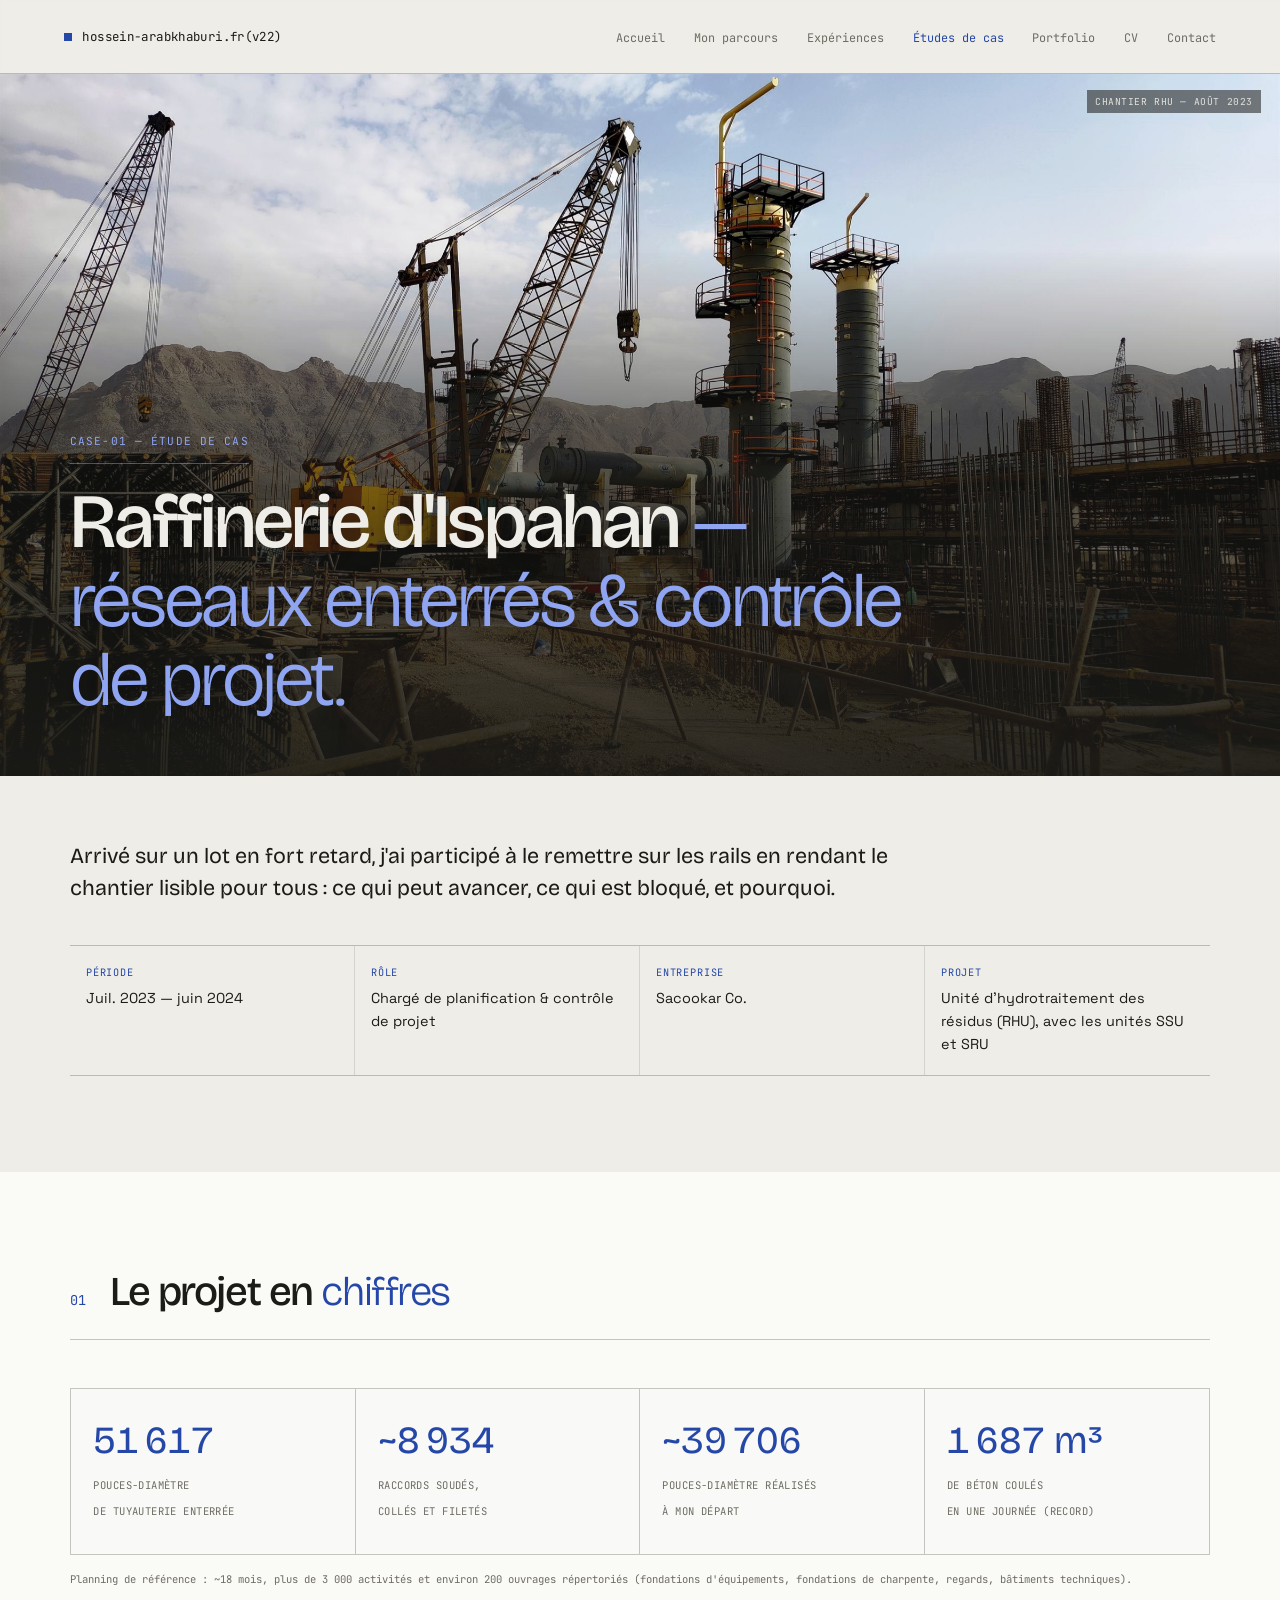
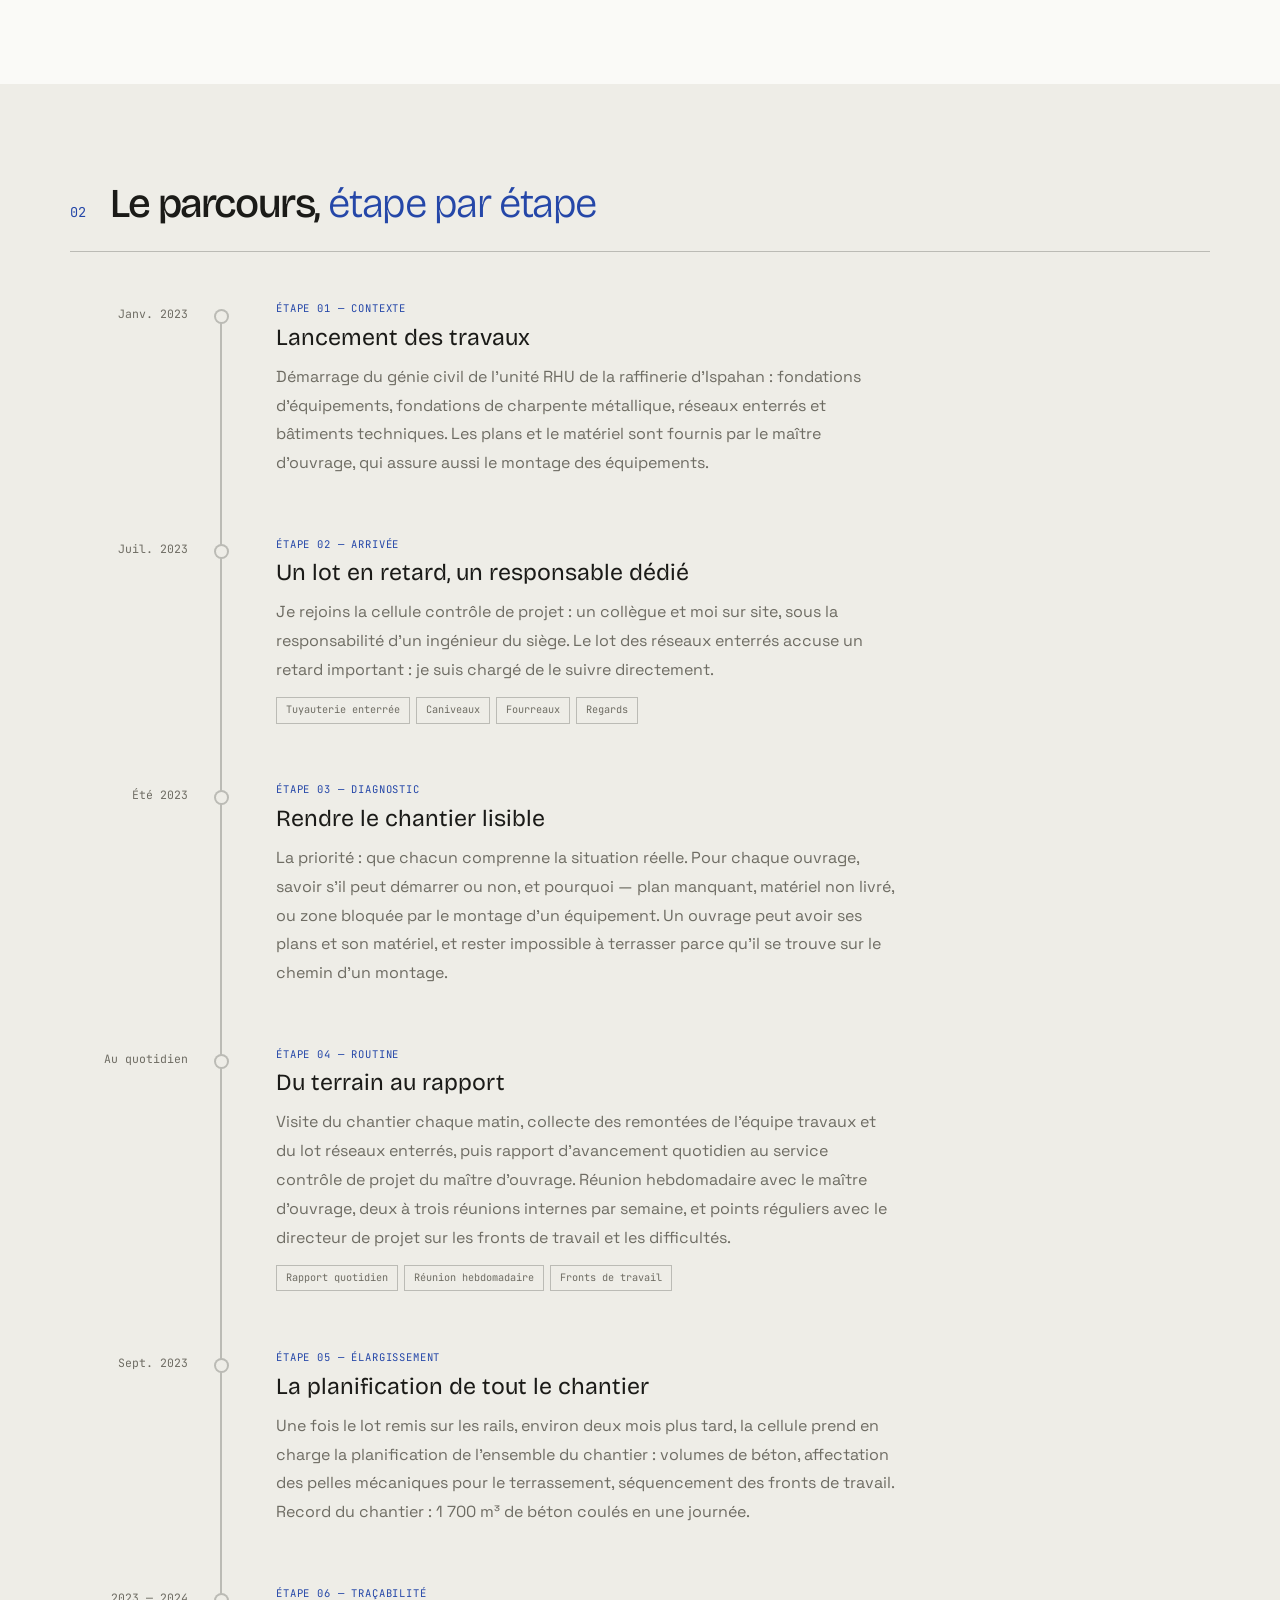
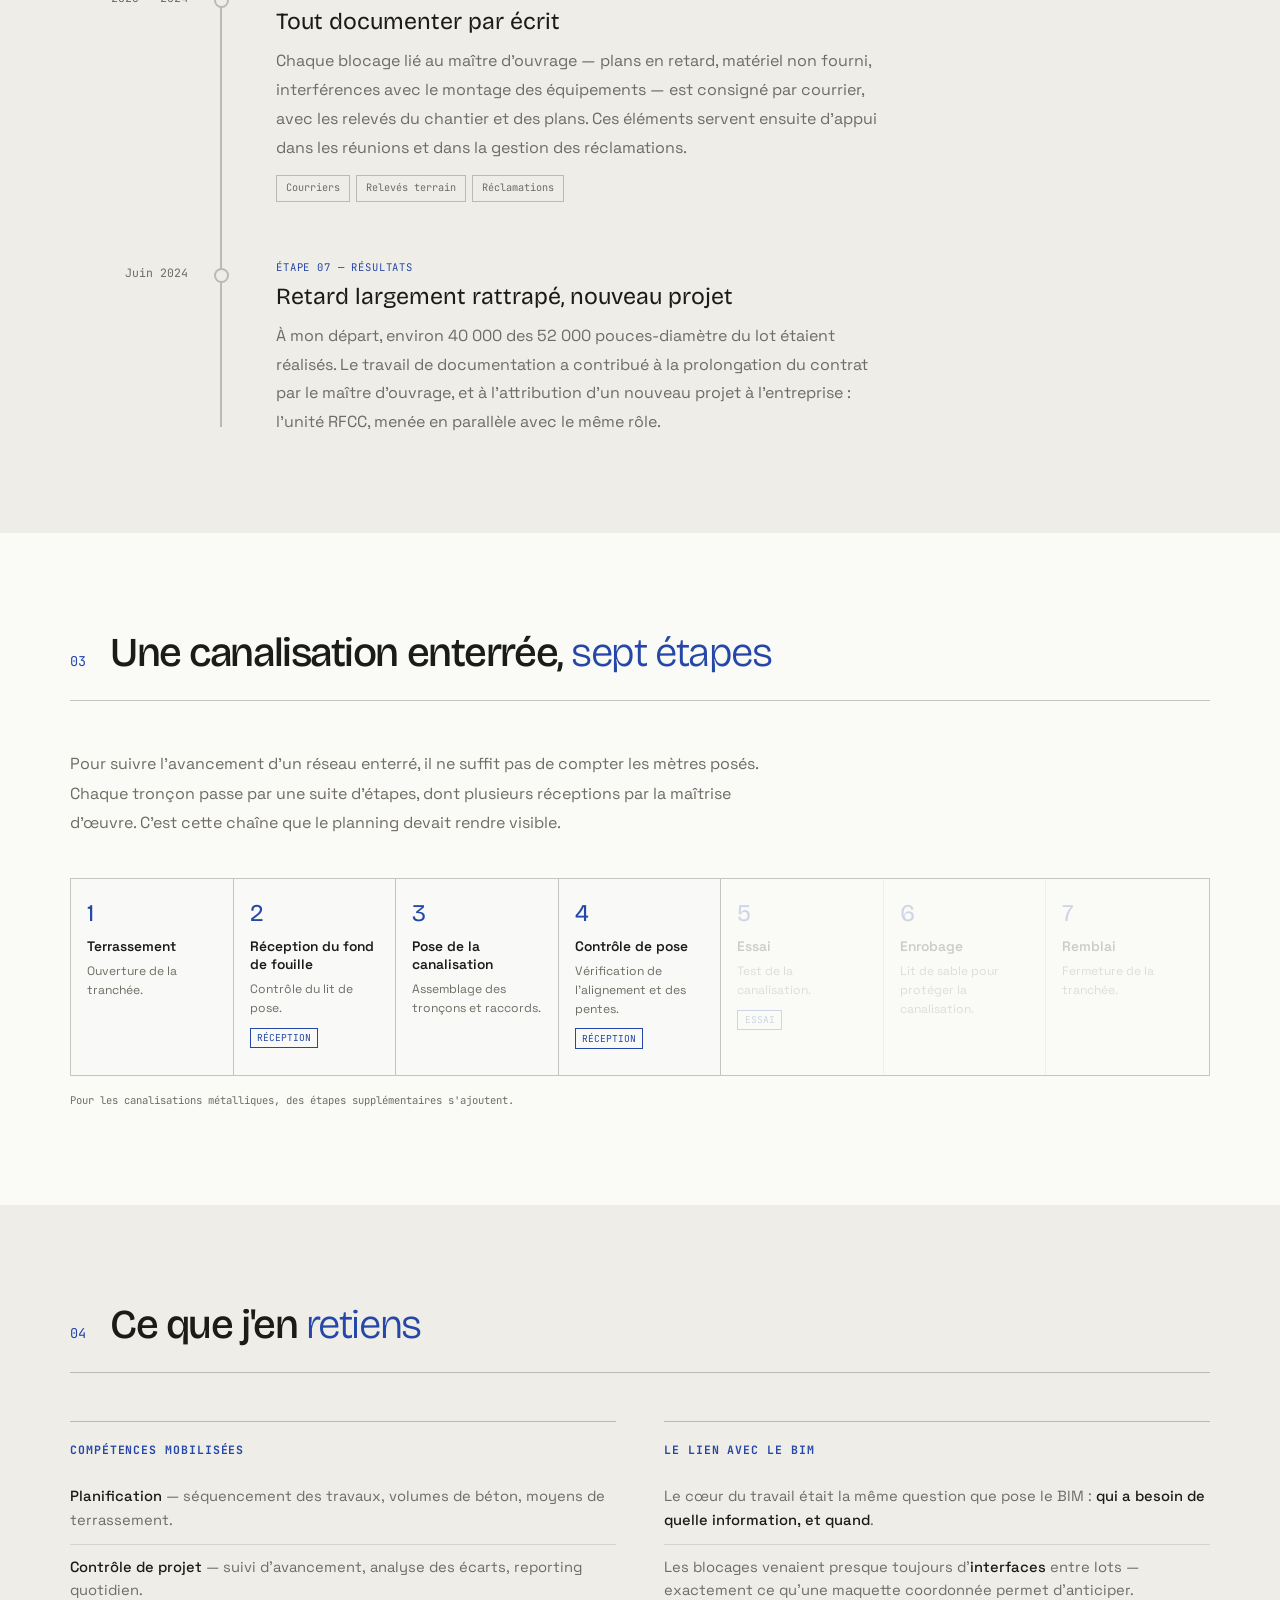
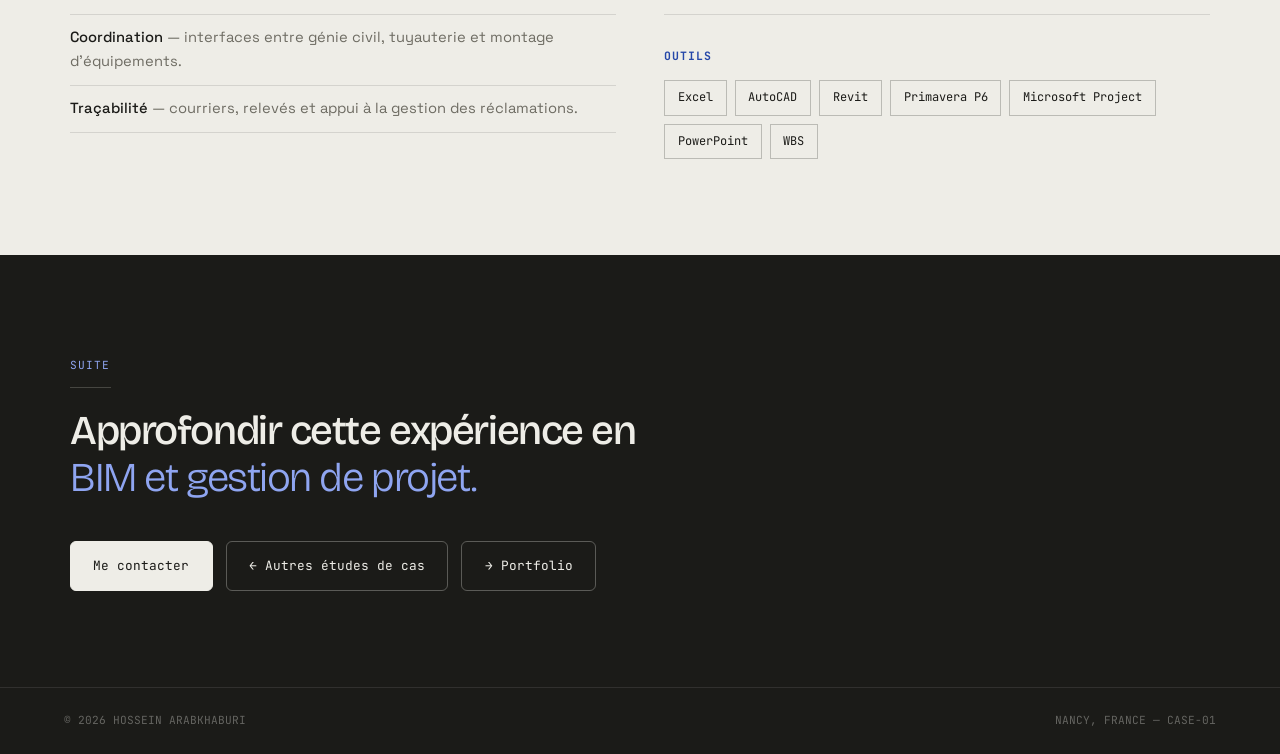
<file: raffinerie-ispahan.html>
<!DOCTYPE html>
<html lang="fr">
<head>
<meta charset="UTF-8" />
<meta name="viewport" content="width=device-width, initial-scale=1.0" />
<title>Raffinerie d'Ispahan — Étude de cas — Hossein Arabkhaburi</title>
<meta name="description" content="Étude de cas : reprise du lot des réseaux enterrés et contrôle de projet sur l'unité RHU de la raffinerie d'Ispahan (2023–2024)." />
<link rel="canonical" href="https://hossein-arabkhaburi.fr/raffinerie-ispahan.html" />
<meta property="og:type" content="website" />
<meta property="og:site_name" content="Hossein Arabkhaburi" />
<meta property="og:locale" content="fr_FR" />
<meta property="og:title" content="Raffinerie d&#x27;Ispahan — Étude de cas — Hossein Arabkhaburi" />
<meta property="og:description" content="Étude de cas : reprise du lot des réseaux enterrés et contrôle de projet sur l&#x27;unité RHU de la raffinerie d&#x27;Ispahan (2023–2024)." />
<meta property="og:url" content="https://hossein-arabkhaburi.fr/raffinerie-ispahan.html" />
<meta property="og:image" content="https://hossein-arabkhaburi.fr/images/og-image.jpg" />
<meta property="og:image:width" content="1200" />
<meta property="og:image:height" content="630" />
<meta property="og:image:alt" content="Hossein Arabkhaburi — Architecte de formation, BIM &amp; conception numérique" />
<meta name="twitter:card" content="summary_large_image" />

<link rel="icon" href="favicon.ico" sizes="any">
<link rel="icon" type="image/png" href="favicon.png">
<link rel="apple-touch-icon" href="apple-touch-icon.png">

<link href="https://fonts.googleapis.com/css2?family=Bricolage+Grotesque:opsz,wght@12..96,200..800&family=Space+Grotesk:wght@300..700&family=JetBrains+Mono:wght@400;500;600&display=swap" rel="stylesheet">

<style>
:root{
  --paper:#EEEDE7;
  --ink:#1B1B18;
  --blue:#2547A8;
  --blue-soft:#DDE3F5;
  --mid:#6E6C63;
  --white:#FAFAF7;
  --line:rgba(27,27,24,.12);
  --line2:rgba(27,27,24,.24);
  --serif:'Bricolage Grotesque',system-ui,sans-serif;
  --sans:'Space Grotesk',system-ui,sans-serif;
  --mono:'JetBrains Mono',monospace;
}

*{box-sizing:border-box;margin:0;padding:0}
html{scroll-behavior:smooth}

body{
  font-family:var(--sans);
  background:var(--paper);
  color:var(--ink);
  line-height:1.6;
  -webkit-font-smoothing:antialiased;
}

body::before{
  content:"";
  position:fixed;
  inset:0;
  z-index:0;
  pointer-events:none;
  background-image:
    linear-gradient(var(--line) 1px, transparent 1px),
    linear-gradient(90deg, var(--line) 1px, transparent 1px);
  background-size:64px 64px;
  opacity:.45;
}

a{color:inherit}
em{font-style:italic;color:var(--blue)}

/* NAV + reading progress */
nav{
  position:fixed;
  top:0;left:0;right:0;
  z-index:50;
  height:74px;
  padding:0 4rem;
  display:flex;
  align-items:center;
  justify-content:space-between;
  background:rgba(238,237,231,.88);
  backdrop-filter:blur(12px);
  border-bottom:1px solid var(--line2);
}

.read-progress{
  position:absolute;
  left:0;bottom:-1px;
  height:2px;
  width:100%;
  background:var(--blue);
  transform-origin:left;
  transform:scaleX(0);
}

.logo{
  font-family:var(--mono);
  font-size:.78rem;
  text-decoration:none;
  display:flex;
  gap:.65rem;
  align-items:center;
  letter-spacing:.03em;
}

.logo::before{
  content:"";
  width:8px;height:8px;
  background:var(--blue);
}

.back-link{
  font-family:var(--mono);
  font-size:.74rem;
  color:var(--mid);
  text-decoration:none;
}
.back-link:hover{color:var(--blue)}

section{
  position:relative;
  z-index:2;
  padding:6rem 4rem;
}

.wrap{max-width:1140px;margin:auto}

.label{
  display:inline-block;
  font-family:var(--mono);
  font-size:.7rem;
  letter-spacing:.1em;
  text-transform:uppercase;
  color:var(--blue);
  border-bottom:1px solid var(--line2);
  padding-bottom:.75rem;
  margin-bottom:1.2rem;
}

h1{
  font-family:var(--serif);
  font-weight:400;
  font-size:clamp(2.6rem,6vw,5rem);
  line-height:1.03;
  letter-spacing:-.02em;
  margin-bottom:1.5rem;
}

h2{
  font-family:var(--serif);
  font-weight:400;
  font-size:clamp(1.9rem,3.2vw,2.8rem);
  line-height:1.15;
}

.section-head{
  display:flex;
  gap:1.5rem;
  align-items:baseline;
  padding-bottom:1.5rem;
  margin-bottom:3rem;
  border-bottom:1px solid var(--line2);
}

.idx{
  font-family:var(--mono);
  color:var(--blue);
  font-size:.85rem;
}

.lead{
  font-family:var(--serif);
  font-size:1.35rem;
  line-height:1.5;
  max-width:62ch;
  color:var(--ink);
}

.copy p{
  color:var(--mid);
  line-height:1.85;
  margin-bottom:1.1rem;
  max-width:70ch;
}
.copy strong{color:var(--ink)}

.white{background:var(--white)}
.paper{background:var(--paper)}

/* COVER PHOTO */
.cover{
  position:relative;
  z-index:2;
  margin-top:74px;
  height:min(78vh,760px);
  min-height:440px;
  overflow:hidden;
  background:var(--ink);
  color:var(--paper);
}

.cover img{
  position:absolute;
  inset:0;
  width:100%;
  height:100%;
  object-fit:cover;
  object-position:center 40%;
  animation:coverZoom 14s ease-out both;
}

@keyframes coverZoom{from{transform:scale(1.08)}to{transform:scale(1)}}

.cover::after{
  content:"";
  position:absolute;
  inset:0;
  background:linear-gradient(180deg, rgba(27,27,24,0) 25%, rgba(27,27,24,.5) 50%, rgba(27,27,24,.9) 100%);
}

.cover-text{
  position:absolute;
  z-index:1;
  left:0;right:0;bottom:0;
  padding:0 4rem 3.5rem;
}

.cover .label{color:#8FA5F1;border-color:rgba(238,237,231,.3)}
.cover h1{margin-bottom:0;max-width:18ch;text-shadow:0 2px 24px rgba(0,0,0,.35)}
.cover h1 em{color:#8FA5F1}

.cover-credit{
  position:absolute;
  z-index:1;
  top:1rem;right:1.2rem;
  font-family:var(--mono);
  font-size:.6rem;
  letter-spacing:.06em;
  color:rgba(238,237,231,.9);
  background:rgba(27,27,24,.55);
  padding:.25rem .5rem;
}

/* HERO */
.hero{padding-top:4rem}
.hero .facts{margin-top:2.5rem}

.facts{
  display:grid;
  grid-template-columns:repeat(4,1fr);
  border-top:1px solid var(--line2);
  border-bottom:1px solid var(--line2);
  margin-top:3rem;
}

.fact{
  padding:1.2rem 1rem;
  border-right:1px solid var(--line);
}
.fact:last-child{border-right:none}

.fact dt{
  font-family:var(--mono);
  font-size:.64rem;
  letter-spacing:.08em;
  color:var(--blue);
  text-transform:uppercase;
  margin-bottom:.35rem;
}

.fact dd{font-size:.9rem}

/* METRICS */
.metrics{
  display:grid;
  grid-template-columns:repeat(4,1fr);
  border:1px solid var(--line2);
}

.metric{
  padding:2rem 1.4rem;
  border-right:1px solid var(--line2);
  background:rgba(250,250,247,.5);
}
.metric:last-child{border-right:none}

.metric b{
  display:block;
  font-family:var(--serif);
  font-weight:400;
  font-size:clamp(1.9rem,3vw,2.6rem);
  color:var(--blue);
  line-height:1;
  margin-bottom:.7rem;
  font-variant-numeric:tabular-nums;
}

.metric span{
  font-family:var(--mono);
  font-size:.66rem;
  color:var(--mid);
  line-height:1.5;
  text-transform:uppercase;
  letter-spacing:.04em;
}

.note{
  font-family:var(--mono);
  font-size:.66rem;
  color:var(--mid);
  margin-top:1rem;
}

/* ROADMAP */
.roadmap{
  position:relative;
  padding-left:0;
}

.track{
  position:absolute;
  left:150px;
  top:.6rem;
  bottom:.6rem;
  width:2px;
  background:var(--line2);
}

.track-fill{
  position:absolute;
  left:0;top:0;
  width:100%;
  height:100%;
  background:var(--blue);
  transform-origin:top;
  transform:scaleY(0);
}

.step{
  position:relative;
  display:grid;
  grid-template-columns:150px 1fr;
  gap:0 3rem;
  padding:0 0 3.6rem;
  opacity:.25;
  transform:translateY(24px);
  transition:opacity .6s ease, transform .6s ease;
}

.step:last-child{padding-bottom:0}

.step.seen{opacity:1;transform:none}

.step-date{
  font-family:var(--mono);
  font-size:.72rem;
  color:var(--mid);
  padding-top:.35rem;
  padding-right:2rem;
  text-align:right;
  line-height:1.4;
}

.step-dot{
  position:absolute;
  left:150px;
  top:.55rem;
  width:15px;height:15px;
  margin-left:-6.5px;
  border:2px solid var(--line2);
  background:var(--paper);
  border-radius:50%;
  transition:background .3s, border-color .3s, transform .3s;
}

.step.active .step-dot,
.step.passed .step-dot{
  border-color:var(--blue);
  background:var(--blue);
}

.step.active .step-dot{transform:scale(1.25)}

.step-body{padding-left:.5rem}

.step-code{
  font-family:var(--mono);
  font-size:.66rem;
  letter-spacing:.08em;
  color:var(--blue);
  margin-bottom:.35rem;
}

.step h3{
  font-family:var(--serif);
  font-weight:400;
  font-size:1.45rem;
  line-height:1.25;
  margin-bottom:.7rem;
}

.step p{
  color:var(--mid);
  line-height:1.8;
  max-width:62ch;
}

.step ul{
  list-style:none;
  margin-top:.8rem;
  display:flex;
  flex-wrap:wrap;
  gap:.4rem;
}

.step li{
  font-family:var(--mono);
  font-size:.64rem;
  color:var(--mid);
  border:1px solid var(--line2);
  padding:.25rem .55rem;
}

/* PIPELINE PROCESS */
.process{
  display:grid;
  grid-template-columns:repeat(7,1fr);
  border:1px solid var(--line2);
  counter-reset:proc;
}

.proc{
  position:relative;
  padding:1.4rem 1rem 1.6rem;
  border-right:1px solid var(--line2);
  background:rgba(250,250,247,.5);
  opacity:.2;
  transition:opacity .5s ease, background .5s ease;
}
.proc:last-child{border-right:none}
.proc.seen{opacity:1}
.proc:hover{background:var(--blue-soft)}

.proc-n{
  font-family:var(--serif);
  font-style:italic;
  color:var(--blue);
  font-size:1.5rem;
  line-height:1;
  margin-bottom:.8rem;
}

.proc h4{
  font-size:.86rem;
  font-weight:600;
  line-height:1.3;
  margin-bottom:.4rem;
}

.proc p{
  font-size:.76rem;
  color:var(--mid);
  line-height:1.55;
}

.proc .check{
  display:inline-block;
  margin-top:.6rem;
  font-family:var(--mono);
  font-size:.6rem;
  color:var(--blue);
  border:1px solid var(--blue);
  padding:.1rem .4rem;
}

/* TWO COLUMNS */
.cols{
  display:grid;
  grid-template-columns:1fr 1fr;
  gap:3rem;
}

.block{
  border-top:1px solid var(--line2);
  padding-top:1.2rem;
}

.block h3{
  font-family:var(--mono);
  font-size:.72rem;
  letter-spacing:.08em;
  text-transform:uppercase;
  color:var(--blue);
  margin-bottom:.9rem;
}

.block ul{list-style:none}

.block li{
  padding:.7rem 0;
  border-bottom:1px solid var(--line);
  color:var(--mid);
  font-size:.92rem;
  line-height:1.6;
}

.block li strong{color:var(--ink);font-weight:500}

.tools{
  display:flex;
  flex-wrap:wrap;
  gap:.5rem;
  margin-top:.4rem;
}

.tools span{
  font-family:var(--mono);
  font-size:.75rem;
  border:1px solid var(--line2);
  padding:.45rem .8rem;
}

/* CTA + footer */
.cta{
  background:var(--ink);
  color:var(--paper);
  padding:6rem 4rem;
}
.cta h2{max-width:22ch}
.cta h2 em{color:#8FA5F1}
.cta .label{color:#8FA5F1;border-color:rgba(238,237,231,.2)}

.cta-actions{
  display:flex;
  gap:.8rem;
  flex-wrap:wrap;
  margin-top:2.5rem;
}

.btn{
  font-family:var(--mono);
  font-size:.8rem;
  text-decoration:none;
  padding:.85rem 1.4rem;
  border:1px solid rgba(238,237,231,.3);
  border-radius:6px;
  transition:.2s;
}
.btn:hover{border-color:#8FA5F1;color:#8FA5F1}
.btn.light{background:var(--paper);color:var(--ink);border-color:var(--paper)}
.btn.light:hover{background:#8FA5F1;border-color:#8FA5F1;color:var(--ink)}

footer{
  position:relative;
  z-index:2;
  background:var(--ink);
  color:rgba(238,237,231,.35);
  border-top:1px solid rgba(238,237,231,.1);
  padding:1.5rem 4rem;
  display:flex;
  justify-content:space-between;
  font-family:var(--mono);
  font-size:.7rem;
}

/* MOBILE */
@media(max-width:900px){
  nav{padding:0 1.5rem}
  section{padding:4.5rem 1.5rem}
  .cover{height:62vh;min-height:380px}
  .cover-text{padding:0 1.5rem 2.2rem}
  .hero{padding-top:3rem}
  .facts{grid-template-columns:1fr 1fr}
  .fact:nth-child(2){border-right:none}
  .fact:nth-child(-n+2){border-bottom:1px solid var(--line)}
  .metrics{grid-template-columns:1fr 1fr}
  .metric:nth-child(2){border-right:none}
  .metric:nth-child(-n+2){border-bottom:1px solid var(--line2)}
  .track,.step-dot{left:7px}
  .step{grid-template-columns:1fr;padding-left:2.2rem;padding-bottom:2.6rem}
  .step-date{text-align:left;padding:0 0 .3rem}
  .step-body{padding-left:0}
  .process{grid-template-columns:1fr}
  .proc{border-right:none;border-bottom:1px solid var(--line2);display:grid;grid-template-columns:3rem 1fr;gap:0 .6rem}
  .proc:last-child{border-bottom:none}
  .proc-n{grid-row:span 3;margin:0}
  .cols{grid-template-columns:1fr;gap:2rem}
  .cta{padding:4.5rem 1.5rem}
  footer{flex-direction:column;gap:.5rem;text-align:center;padding:1.5rem}
}

@media(prefers-reduced-motion:reduce){
  .step,.proc{opacity:1;transform:none;transition:none}
  .cover img{animation:none}
}

/* Headings: Bricolage Grotesque (no italic) - emphasis by weight instead */
h1,h2{font-weight:500;letter-spacing:-.035em}
h1 em,h2 em,h3 em,.cert-num,.proc-n{font-style:normal}
h1 em,h2 em,h3 em{font-weight:300}
</style>
<link rel="stylesheet" href="css/menu.css" />
</head>
<body>

<nav>
  <a class="logo" href="index.html">hossein-arabkhaburi.fr(v22)</a>
  <button class="menu-toggle" type="button" aria-expanded="false" aria-controls="site-menu" aria-label="Ouvrir le menu"><span></span><span></span><span></span></button>
  <ul class="site-menu" id="site-menu">
    <li><a href="index.html">Accueil</a></li>
    <li><a href="parcours.html">Mon parcours</a></li>
    <li><a href="experiences.html">Expériences</a></li>
    <li><a href="index.html#projets" aria-current="page">Études de cas</a></li>
    <li><a href="portfolio.html">Portfolio</a></li>
    <li><a href="Hossein-Arabkhaburi-CV.pdf" target="_blank" rel="noopener">CV</a></li>
    <li><a href="index.html#contact">Contact</a></li>
  </ul>
  <div class="read-progress" id="readProgress"></div>
</nav>

<!-- COVER -->
<header class="cover">
  <img src="images/raffinerie/chantier-hero.jpg" alt="Chantier de l'unité RHU : grues, colonnes et ferraillage des fondations, raffinerie d'Ispahan" width="2400" height="1350" fetchpriority="high">
  <span class="cover-credit">CHANTIER RHU — AOÛT 2023</span>
  <div class="cover-text">
    <div class="wrap">
      <span class="label">CASE-01 — Étude de cas</span>
      <h1>Raffinerie d'Ispahan <em>— réseaux enterrés &amp; contrôle de projet.</em></h1>
    </div>
  </div>
</header>

<!-- HERO -->
<section class="hero paper">
  <div class="wrap">
    <p class="lead">
      Arrivé sur un lot en fort retard, j'ai participé à le remettre sur les rails en rendant le chantier lisible pour tous : ce qui peut avancer, ce qui est bloqué, et pourquoi.
    </p>

    <dl class="facts">
      <div class="fact"><dt>Période</dt><dd>Juil. 2023 — juin 2024</dd></div>
      <div class="fact"><dt>Rôle</dt><dd>Chargé de planification &amp; contrôle de projet</dd></div>
      <div class="fact"><dt>Entreprise</dt><dd>Sacookar Co.</dd></div>
      <div class="fact"><dt>Projet</dt><dd>Unité d'hydrotraitement des résidus (RHU), avec les unités SSU et SRU</dd></div>
    </dl>
  </div>
</section>

<!-- METRICS -->
<section class="white">
  <div class="wrap">
    <div class="section-head">
      <span class="idx">01</span>
      <h2>Le projet en <em>chiffres</em></h2>
    </div>

    <div class="metrics">
      <div class="metric"><b data-count="52000">52 000</b><span>pouces-diamètre<br>de tuyauterie enterrée</span></div>
      <div class="metric"><b data-count="9000" data-prefix="~">~9 000</b><span>raccords soudés,<br>collés et filetés</span></div>
      <div class="metric"><b data-count="40000" data-prefix="~">~40 000</b><span>pouces-diamètre réalisés<br>à mon départ</span></div>
      <div class="metric"><b data-count="1700" data-suffix=" m³">1 700 m³</b><span>de béton coulés<br>en une journée (record)</span></div>
    </div>
    <p class="note">Planning de référence : ~18 mois, plus de 3 000 activités et environ 200 ouvrages répertoriés (fondations d'équipements, fondations de charpente, regards, bâtiments techniques).</p>
  </div>
</section>

<!-- ROADMAP -->
<section class="paper" id="parcours">
  <div class="wrap">
    <div class="section-head">
      <span class="idx">02</span>
      <h2>Le parcours, <em>étape par étape</em></h2>
    </div>

    <div class="roadmap" id="roadmap">
      <div class="track"><div class="track-fill" id="trackFill"></div></div>

      <article class="step">
        <div class="step-date">Janv. 2023</div>
        <span class="step-dot"></span>
        <div class="step-body">
          <div class="step-code">ÉTAPE 01 — CONTEXTE</div>
          <h3>Lancement des travaux</h3>
          <p>Démarrage du génie civil de l'unité RHU de la raffinerie d'Ispahan : fondations d'équipements, fondations de charpente métallique, réseaux enterrés et bâtiments techniques. Les plans et le matériel sont fournis par le maître d'ouvrage, qui assure aussi le montage des équipements.</p>
        </div>
      </article>

      <article class="step">
        <div class="step-date">Juil. 2023</div>
        <span class="step-dot"></span>
        <div class="step-body">
          <div class="step-code">ÉTAPE 02 — ARRIVÉE</div>
          <h3>Un lot en retard, un responsable dédié</h3>
          <p>Je rejoins la cellule contrôle de projet : un collègue et moi sur site, sous la responsabilité d'un ingénieur du siège. Le lot des réseaux enterrés accuse un retard important : je suis chargé de le suivre directement.</p>
          <ul><li>Tuyauterie enterrée</li><li>Caniveaux</li><li>Fourreaux</li><li>Regards</li></ul>
        </div>
      </article>

      <article class="step">
        <div class="step-date">Été 2023</div>
        <span class="step-dot"></span>
        <div class="step-body">
          <div class="step-code">ÉTAPE 03 — DIAGNOSTIC</div>
          <h3>Rendre le chantier lisible</h3>
          <p>La priorité : que chacun comprenne la situation réelle. Pour chaque ouvrage, savoir s'il peut démarrer ou non, et pourquoi — plan manquant, matériel non livré, ou zone bloquée par le montage d'un équipement. Un ouvrage peut avoir ses plans et son matériel, et rester impossible à terrasser parce qu'il se trouve sur le chemin d'un montage.</p>
        </div>
      </article>

      <article class="step">
        <div class="step-date">Au quotidien</div>
        <span class="step-dot"></span>
        <div class="step-body">
          <div class="step-code">ÉTAPE 04 — ROUTINE</div>
          <h3>Du terrain au rapport</h3>
          <p>Visite du chantier chaque matin, collecte des remontées de l'équipe travaux et du lot réseaux enterrés, puis rapport d'avancement quotidien au service contrôle de projet du maître d'ouvrage. Réunion hebdomadaire avec le maître d'ouvrage, deux à trois réunions internes par semaine, et points réguliers avec le directeur de projet sur les fronts de travail et les difficultés.</p>
          <ul><li>Rapport quotidien</li><li>Réunion hebdomadaire</li><li>Fronts de travail</li></ul>
        </div>
      </article>

      <article class="step">
        <div class="step-date">Sept. 2023</div>
        <span class="step-dot"></span>
        <div class="step-body">
          <div class="step-code">ÉTAPE 05 — ÉLARGISSEMENT</div>
          <h3>La planification de tout le chantier</h3>
          <p>Une fois le lot remis sur les rails, environ deux mois plus tard, la cellule prend en charge la planification de l'ensemble du chantier : volumes de béton, affectation des pelles mécaniques pour le terrassement, séquencement des fronts de travail. Record du chantier : 1 700 m³ de béton coulés en une journée.</p>
        </div>
      </article>

      <article class="step">
        <div class="step-date">2023 — 2024</div>
        <span class="step-dot"></span>
        <div class="step-body">
          <div class="step-code">ÉTAPE 06 — TRAÇABILITÉ</div>
          <h3>Tout documenter par écrit</h3>
          <p>Chaque blocage lié au maître d'ouvrage — plans en retard, matériel non fourni, interférences avec le montage des équipements — est consigné par courrier, avec les relevés du chantier et des plans. Ces éléments servent ensuite d'appui dans les réunions et dans la gestion des réclamations.</p>
          <ul><li>Courriers</li><li>Relevés terrain</li><li>Réclamations</li></ul>
        </div>
      </article>

      <article class="step">
        <div class="step-date">Juin 2024</div>
        <span class="step-dot"></span>
        <div class="step-body">
          <div class="step-code">ÉTAPE 07 — RÉSULTATS</div>
          <h3>Retard largement rattrapé, nouveau projet</h3>
          <p>À mon départ, environ 40 000 des 52 000 pouces-diamètre du lot étaient réalisés. Le travail de documentation a contribué à la prolongation du contrat par le maître d'ouvrage, et à l'attribution d'un nouveau projet à l'entreprise : l'unité RFCC, menée en parallèle avec le même rôle.</p>
        </div>
      </article>
    </div>
  </div>
</section>

<!-- PIPELINE PROCESS -->
<section class="white">
  <div class="wrap">
    <div class="section-head">
      <span class="idx">03</span>
      <h2>Une canalisation enterrée, <em>sept étapes</em></h2>
    </div>
    <div class="copy" style="margin-bottom:2.5rem">
      <p>Pour suivre l'avancement d'un réseau enterré, il ne suffit pas de compter les mètres posés. Chaque tronçon passe par une suite d'étapes, dont plusieurs réceptions par la maîtrise d'œuvre. C'est cette chaîne que le planning devait rendre visible.</p>
    </div>

    <div class="process" id="process">
      <div class="proc"><div class="proc-n">1</div><h4>Terrassement</h4><p>Ouverture de la tranchée.</p></div>
      <div class="proc"><div class="proc-n">2</div><h4>Réception du fond de fouille</h4><p>Contrôle du lit de pose.</p><span class="check">RÉCEPTION</span></div>
      <div class="proc"><div class="proc-n">3</div><h4>Pose de la canalisation</h4><p>Assemblage des tronçons et raccords.</p></div>
      <div class="proc"><div class="proc-n">4</div><h4>Contrôle de pose</h4><p>Vérification de l'alignement et des pentes.</p><span class="check">RÉCEPTION</span></div>
      <div class="proc"><div class="proc-n">5</div><h4>Essai</h4><p>Test de la canalisation.</p><span class="check">ESSAI</span></div>
      <div class="proc"><div class="proc-n">6</div><h4>Enrobage</h4><p>Lit de sable pour protéger la canalisation.</p></div>
      <div class="proc"><div class="proc-n">7</div><h4>Remblai</h4><p>Fermeture de la tranchée.</p></div>
    </div>
    <p class="note">Pour les canalisations métalliques, des étapes supplémentaires s'ajoutent.</p>
  </div>
</section>

<!-- LESSONS + TOOLS -->
<section class="paper">
  <div class="wrap">
    <div class="section-head">
      <span class="idx">04</span>
      <h2>Ce que j'en <em>retiens</em></h2>
    </div>

    <div class="cols">
      <div class="block">
        <h3>Compétences mobilisées</h3>
        <ul>
          <li><strong>Planification</strong> — séquencement des travaux, volumes de béton, moyens de terrassement.</li>
          <li><strong>Contrôle de projet</strong> — suivi d'avancement, analyse des écarts, reporting quotidien.</li>
          <li><strong>Coordination</strong> — interfaces entre génie civil, tuyauterie et montage d'équipements.</li>
          <li><strong>Traçabilité</strong> — courriers, relevés et appui à la gestion des réclamations.</li>
        </ul>
      </div>
      <div class="block">
        <h3>Le lien avec le BIM</h3>
        <ul>
          <li>Le cœur du travail était la même question que pose le BIM : <strong>qui a besoin de quelle information, et quand</strong>.</li>
          <li>Les blocages venaient presque toujours d'<strong>interfaces</strong> entre lots — exactement ce qu'une maquette coordonnée permet d'anticiper.</li>
        </ul>
        <h3 style="margin-top:2rem">Outils</h3>
        <div class="tools"><span>Excel</span><span>AutoCAD</span><span>Revit</span><span>Primavera P6</span><span>Microsoft Project</span><span>PowerPoint</span><span>WBS</span></div>
      </div>
    </div>
  </div>
</section>

<!-- CTA -->
<section class="cta">
  <div class="wrap">
    <span class="label">Suite</span>
    <h2>Approfondir cette expérience en <em>BIM et gestion de projet.</em></h2>
    <div class="cta-actions">
      <a class="btn light" href="index.html#contact">Me contacter</a>
      <a class="btn" href="index.html#projets">← Autres études de cas</a>
      <a class="btn" href="portfolio.html">→ Portfolio</a>
    </div>
  </div>
</section>

<footer>
  <span>© 2026 HOSSEIN ARABKHABURI</span>
  <span>NANCY, FRANCE — CASE-01</span>
</footer>

<script>
(function(){
  var reduce = window.matchMedia('(prefers-reduced-motion: reduce)').matches;

  // Reading progress bar under the nav
  var bar = document.getElementById('readProgress');
  // Roadmap line that fills as you scroll
  var roadmap = document.getElementById('roadmap');
  var fill = document.getElementById('trackFill');
  var steps = Array.prototype.slice.call(document.querySelectorAll('.step'));

  function onScroll(){
    var doc = document.documentElement;
    var max = doc.scrollHeight - window.innerHeight;
    bar.style.transform = 'scaleX(' + (max > 0 ? window.scrollY / max : 0) + ')';

    var r = roadmap.getBoundingClientRect();
    var anchor = window.innerHeight * 0.55;          // reading line at 55% of the screen
    var p = (anchor - r.top) / r.height;
    p = Math.max(0, Math.min(1, p));
    fill.style.transform = 'scaleY(' + p + ')';

    var activeIndex = -1;
    steps.forEach(function(s, i){
      var top = s.getBoundingClientRect().top;
      if (top < anchor) activeIndex = i;
    });
    steps.forEach(function(s, i){
      s.classList.toggle('passed', i < activeIndex);
      s.classList.toggle('active', i === activeIndex);
      if (i <= activeIndex) s.classList.add('seen');
    });
  }

  if (reduce) {
    steps.forEach(function(s){ s.classList.add('seen'); });
  }
  window.addEventListener('scroll', onScroll, {passive:true});
  window.addEventListener('resize', onScroll);
  onScroll();

  // Pipeline steps appear one after another
  var procs = document.querySelectorAll('.proc');
  var io = new IntersectionObserver(function(entries){
    entries.forEach(function(e){
      if (!e.isIntersecting) return;
      procs.forEach(function(p, i){
        setTimeout(function(){ p.classList.add('seen'); }, reduce ? 0 : i * 160);
      });
      io.disconnect();
    });
  }, {threshold:.25});
  io.observe(document.getElementById('process'));

  // Count-up for the key figures
  var nums = document.querySelectorAll('.metric b[data-count]');
  var fmt = function(n){ return n.toString().replace(/\B(?=(\d{3})+(?!\d))/g, ' '); };
  var io2 = new IntersectionObserver(function(entries){
    entries.forEach(function(e){
      if (!e.isIntersecting) return;
      var el = e.target, target = +el.getAttribute('data-count');
      var pre = el.getAttribute('data-prefix') || '', suf = el.getAttribute('data-suffix') || '';
      if (reduce) { el.textContent = pre + fmt(target) + suf; io2.unobserve(el); return; }
      var t0 = null;
      function tick(t){
        if (!t0) t0 = t;
        var k = Math.min(1, (t - t0) / 1200);
        k = 1 - Math.pow(1 - k, 3);
        el.textContent = pre + fmt(Math.round(target * k)) + suf;
        if (k < 1) requestAnimationFrame(tick);
      }
      requestAnimationFrame(tick);
      io2.unobserve(el);
    });
  }, {threshold:.6});
  nums.forEach(function(n){ io2.observe(n); });
})();
</script>

<script src="js/menu.js" defer></script>
</body>
</html>
</file>
<file: css/menu.css>
/* Menu commun à toutes les pages */
.site-menu{display:flex;gap:1.8rem;list-style:none;margin:0;padding:0}
.site-menu a{font-family:var(--mono);font-size:.74rem;color:var(--mid);text-decoration:none;white-space:nowrap}
.site-menu a:hover,.site-menu a[aria-current="page"]{color:var(--blue)}
.menu-toggle{display:none;width:44px;height:44px;margin-right:-10px;border:0;background:none;cursor:pointer;
  flex-direction:column;justify-content:center;align-items:center;gap:5px}
.menu-toggle span{display:block;width:22px;height:2px;background:var(--ink);transition:transform .25s,opacity .25s}
.menu-toggle[aria-expanded="true"] span:nth-child(1){transform:translateY(7px) rotate(45deg)}
.menu-toggle[aria-expanded="true"] span:nth-child(2){opacity:0}
.menu-toggle[aria-expanded="true"] span:nth-child(3){transform:translateY(-7px) rotate(-45deg)}
.menu-toggle:focus-visible,.site-menu a:focus-visible{outline:2px solid var(--blue);outline-offset:3px}
@media(max-width:1024px){
  nav{padding:0 1.5rem !important}
  .menu-toggle{display:flex}
  .site-menu{display:none;position:fixed;top:74px;left:0;right:0;flex-direction:column;gap:0;
    padding:.5rem 1.5rem 1.25rem;background:var(--paper);border-bottom:1px solid var(--line2);
    box-shadow:0 12px 24px rgba(27,27,24,.08)}
  .site-menu.open{display:flex}
  .site-menu li{border-bottom:1px solid var(--line2)}
  .site-menu li:last-child{border-bottom:0}
  .site-menu a{display:block;padding:1rem 0;font-size:.9rem;color:var(--ink)}
}
</file>
